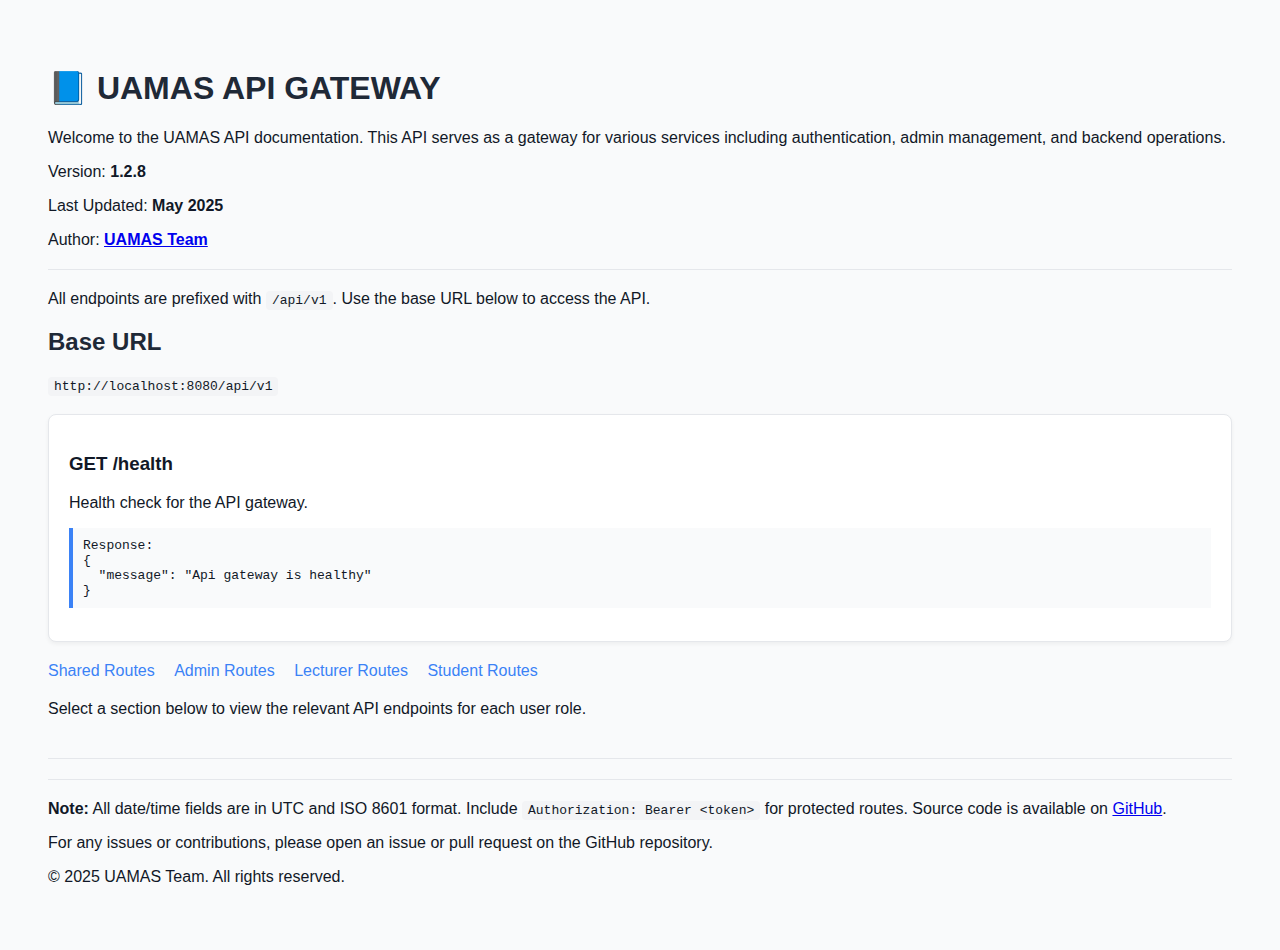
<file: index.html>
<!DOCTYPE html>
<html lang="en">

<head>
    <meta charset="UTF-8">
    <title>UAMAS API Docs</title>
    <meta name="viewport" content="width=device-width, initial-scale=1">
    <link rel="stylesheet" href="index.css">
</head>

<body>
    <h1>📘 UAMAS API GATEWAY</h1>
    <p>Welcome to the UAMAS API documentation. This API serves as a gateway for various services including
        authentication, admin management, and backend operations.</p>
    <p>Version: <strong>1.2.8</strong></p>
    <p>Last Updated: <strong>May 2025</strong></p>

    <p>Author: <a href="https://github.com/ByteBenders-compScientists"> <strong>UAMAS Team</strong></a></p>
    <hr>
    <p>All endpoints are prefixed with <code>/api/v1</code>. Use the base URL below to access the API.</p>

    <section class="base-url" id="base-url">
        <h2>Base URL</h2>
        <code>http://localhost:8080/api/v1</code>

        <div class="endpoint">
            <h3>GET /health</h3>
            <p>Health check for the API gateway.</p>
            <pre>Response:
{
  "message": "Api gateway is healthy"
}</pre>
        </div>

        <nav class="sub-nav">
            <ul>
                <li><a href="shared.html">Shared Routes</a></li>
                <li><a href="admin.html">Admin Routes</a></li>
                <li><a href="lecturer.html">Lecturer Routes</a></li>
                <li><a href="student.html">Student Routes</a></li>
            </ul>
        </nav>
        <section class="route-sections">
            <p>Select a section below to view the relevant API endpoints for each user role.</p>
        </section>
    </section>

    <hr>
    <hr>
    <p><strong>Note:</strong> All date/time fields are in UTC and ISO 8601 format. Include
        <code>Authorization: Bearer &lt;token&gt;</code> for protected routes. Source code is available on <a
            href="https://github.com/ByteBenders-compScientists/UAMAS-backend">GitHub</a>.
    </p>
    <p>For any issues or contributions, please open an issue or pull request on the GitHub repository.</p>
    <footer>
        <p>© 2025 UAMAS Team. All rights reserved.</p>
    </footer>
    <script>
        // Add smooth scrolling to anchor links
        document.querySelectorAll('a[href^="#"]').forEach(anchor => {
            anchor.addEventListener('click', function (e) {
                e.preventDefault();
                document.querySelector(this.getAttribute('href')).scrollIntoView({
                    behavior: 'smooth'
                });
            });
        });
    </script>
</body>

</html>
</file>
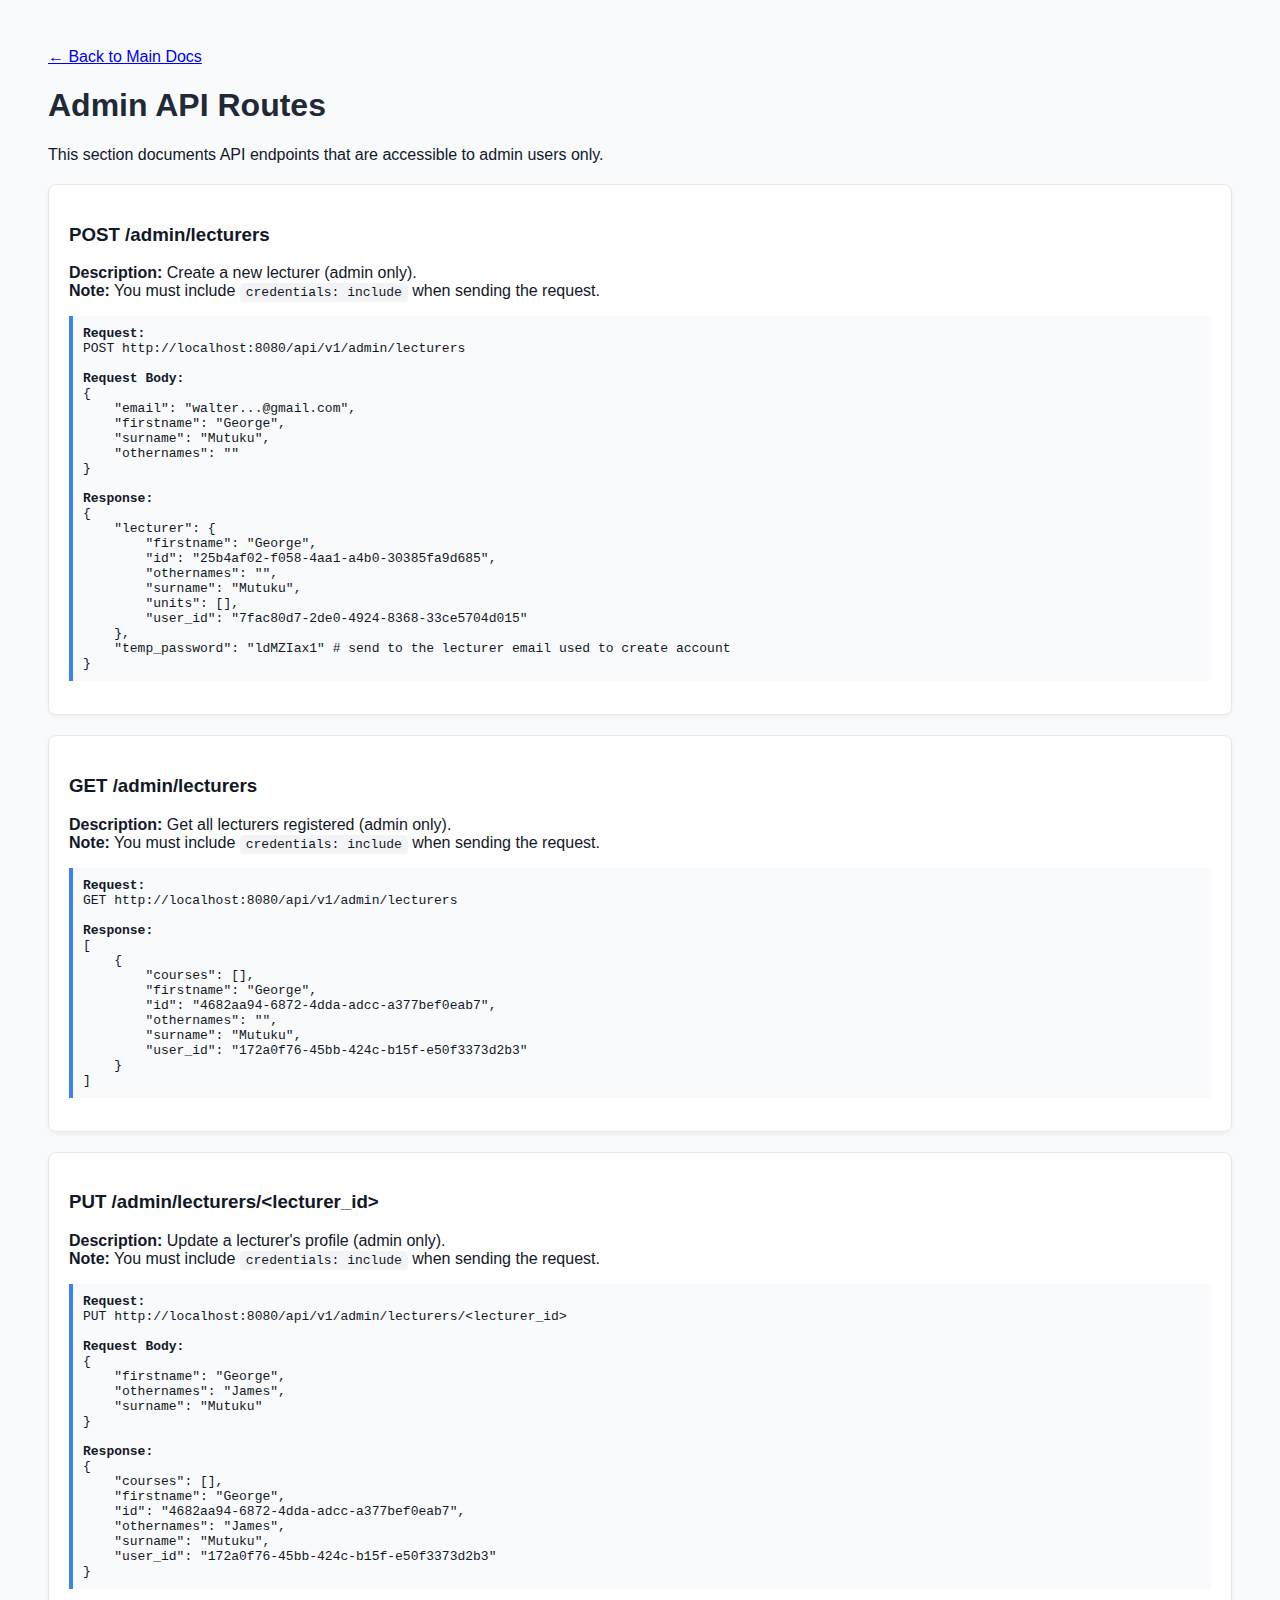
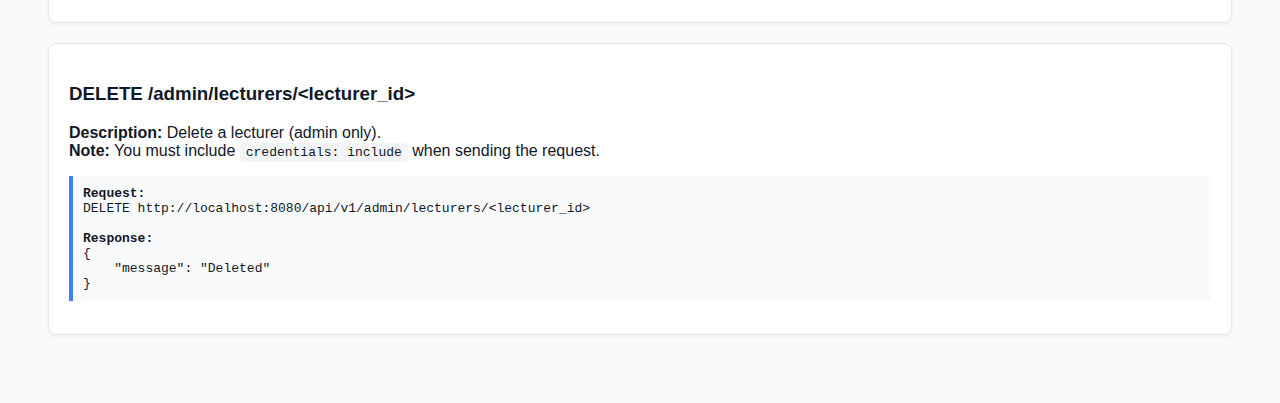
<file: admin.html>
<!DOCTYPE html>
<html lang="en">

<head>
    <meta charset="UTF-8">
    <title>Admin API Routes - UAMAS API Docs</title>
    <meta name="viewport" content="width=device-width, initial-scale=1">
    <link rel="stylesheet" href="index.css">
</head>

<body>
    <nav><a href="index.html">← Back to Main Docs</a></nav>
    <h1>Admin API Routes</h1>
    <section>
        <p>This section documents API endpoints that are accessible to admin users only.</p>
        <!-- Add admin routes documentation here -->
        <div class="endpoint">
            <h3>POST /admin/lecturers</h3>
            <p><strong>Description:</strong> Create a new lecturer (admin only).<br>
                <strong>Note:</strong> You must include <code>credentials: include</code> when sending the request.
            </p>
            <pre><strong>Request:</strong>
POST http://localhost:8080/api/v1/admin/lecturers

<strong>Request Body:</strong>
{
    "email": "walter...@gmail.com",
    "firstname": "George",
    "surname": "Mutuku",
    "othernames": ""
}

<strong>Response:</strong>
{
    "lecturer": {
        "firstname": "George",
        "id": "25b4af02-f058-4aa1-a4b0-30385fa9d685",
        "othernames": "",
        "surname": "Mutuku",
        "units": [],
        "user_id": "7fac80d7-2de0-4924-8368-33ce5704d015"
    },
    "temp_password": "ldMZIax1" # send to the lecturer email used to create account
}
</pre>
        </div>
        <div class="endpoint">
            <h3>GET /admin/lecturers</h3>
            <p><strong>Description:</strong> Get all lecturers registered (admin only).<br>
                <strong>Note:</strong> You must include <code>credentials: include</code> when sending the request.
            </p>
            <pre><strong>Request:</strong>
GET http://localhost:8080/api/v1/admin/lecturers

<strong>Response:</strong>
[
    {
        "courses": [],
        "firstname": "George",
        "id": "4682aa94-6872-4dda-adcc-a377bef0eab7",
        "othernames": "",
        "surname": "Mutuku",
        "user_id": "172a0f76-45bb-424c-b15f-e50f3373d2b3"
    }
]
</pre>
        </div>
        <div class="endpoint">
            <h3>PUT /admin/lecturers/&lt;lecturer_id&gt;</h3>
            <p><strong>Description:</strong> Update a lecturer's profile (admin only).<br>
                <strong>Note:</strong> You must include <code>credentials: include</code> when sending the request.
            </p>
            <pre><strong>Request:</strong>
PUT http://localhost:8080/api/v1/admin/lecturers/&lt;lecturer_id&gt;

<strong>Request Body:</strong>
{
    "firstname": "George",
    "othernames": "James",
    "surname": "Mutuku"
}

<strong>Response:</strong>
{
    "courses": [],
    "firstname": "George",
    "id": "4682aa94-6872-4dda-adcc-a377bef0eab7",
    "othernames": "James",
    "surname": "Mutuku",
    "user_id": "172a0f76-45bb-424c-b15f-e50f3373d2b3"
}
</pre>
        </div>
        <div class="endpoint">
            <h3>DELETE /admin/lecturers/&lt;lecturer_id&gt;</h3>
            <p><strong>Description:</strong> Delete a lecturer (admin only).<br>
                <strong>Note:</strong> You must include <code>credentials: include</code> when sending the request.
            </p>
            <pre><strong>Request:</strong>
DELETE http://localhost:8080/api/v1/admin/lecturers/&lt;lecturer_id&gt;

<strong>Response:</strong>
{
    "message": "Deleted"
}
</pre>
        </div>
    </section>
</body>

</html>
</file>
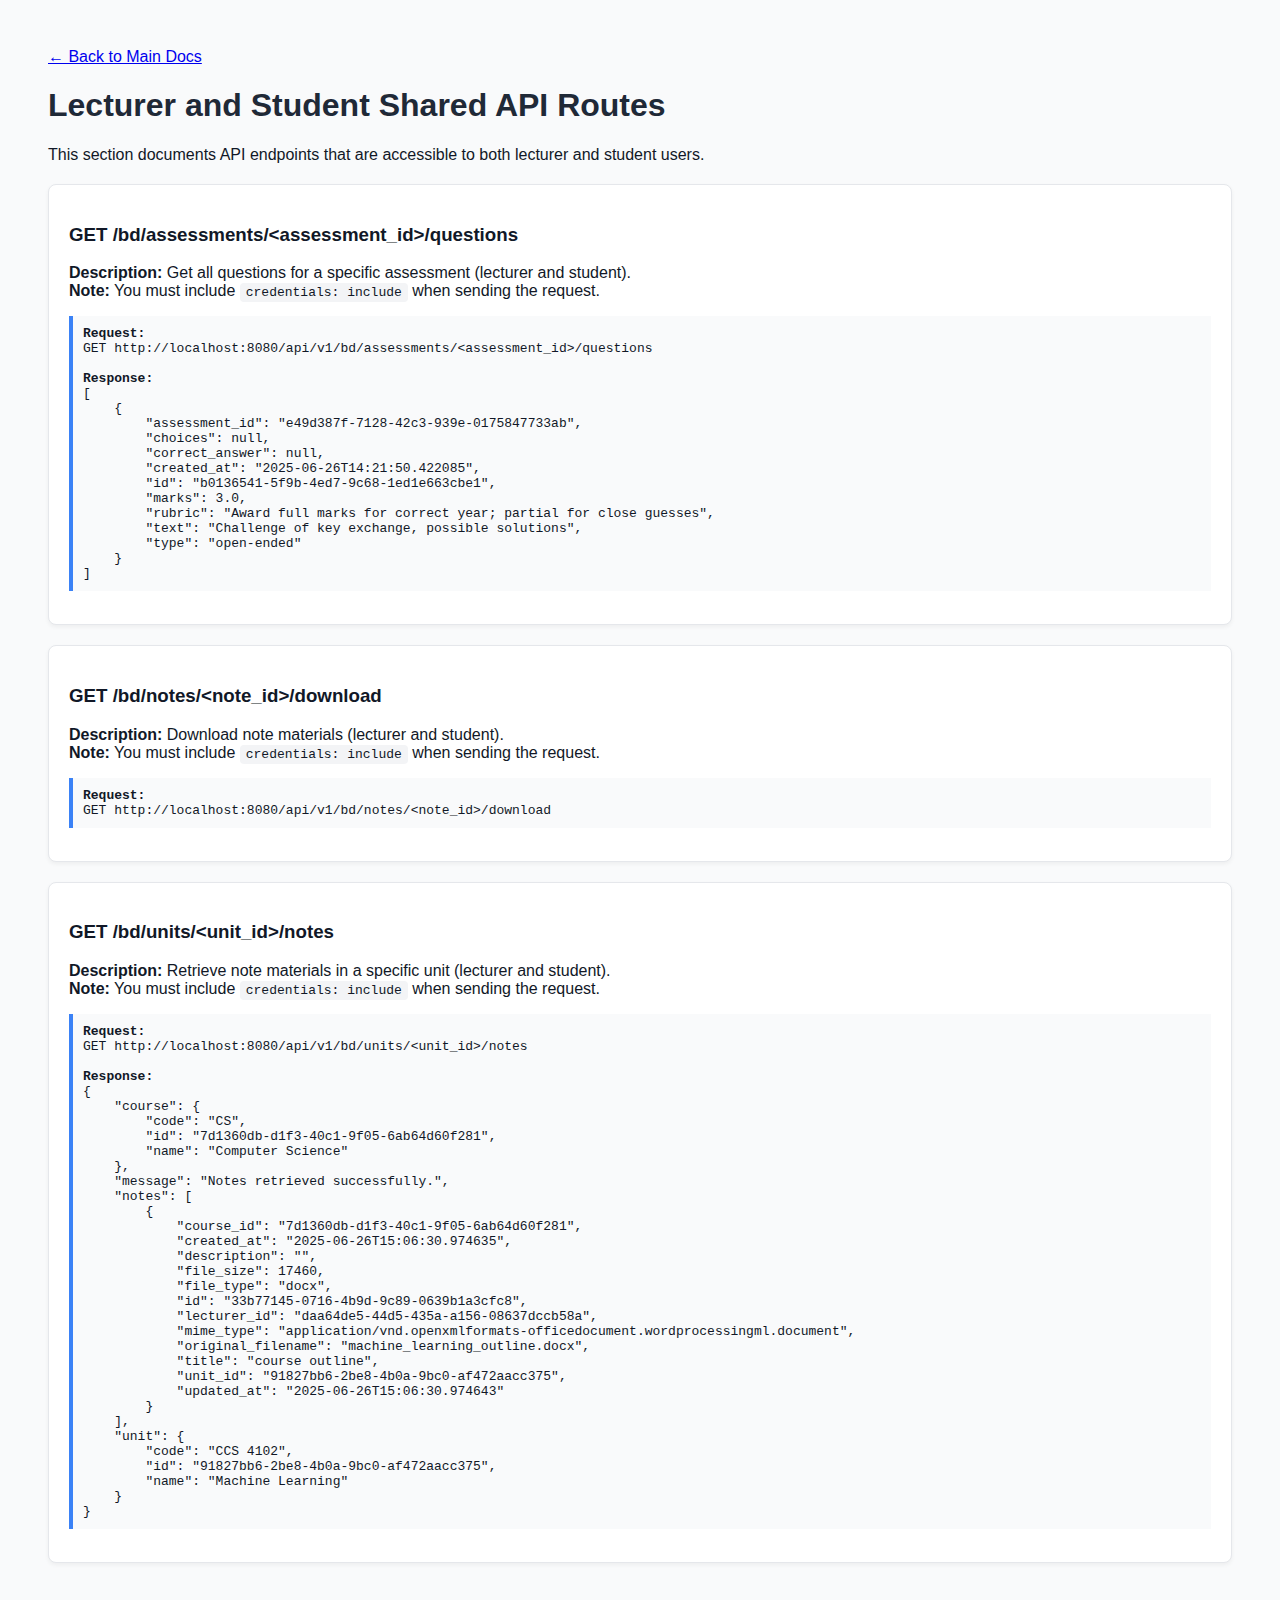
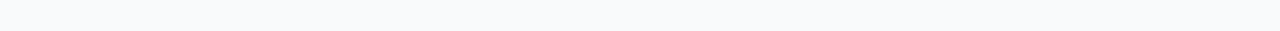
<file: lec-student-shared.html>
<!DOCTYPE html>
<html lang="en">

<head>
    <meta charset="UTF-8">
    <title>Lecturer and Student Shared API Routes - UAMAS API Docs</title>
    <meta name="viewport" content="width=device-width, initial-scale=1">
    <link rel="stylesheet" href="index.css">
</head>

<body>
    <nav><a href="index.html">← Back to Main Docs</a></nav>
    <h1>Lecturer and Student Shared API Routes</h1>
    <section>
        <p>This section documents API endpoints that are accessible to both lecturer and student users.</p>
        <div class="endpoint">
            <h3>GET /bd/assessments/&lt;assessment_id&gt;/questions</h3>
            <p><strong>Description:</strong> Get all questions for a specific assessment (lecturer and student).<br>
                <strong>Note:</strong> You must include <code>credentials: include</code> when sending the request.
            </p>
            <pre><strong>Request:</strong>
GET http://localhost:8080/api/v1/bd/assessments/&lt;assessment_id&gt;/questions

<strong>Response:</strong>
[
    {
        "assessment_id": "e49d387f-7128-42c3-939e-0175847733ab",
        "choices": null,
        "correct_answer": null,
        "created_at": "2025-06-26T14:21:50.422085",
        "id": "b0136541-5f9b-4ed7-9c68-1ed1e663cbe1",
        "marks": 3.0,
        "rubric": "Award full marks for correct year; partial for close guesses",
        "text": "Challenge of key exchange, possible solutions",
        "type": "open-ended"
    }
]
</pre>
        </div>
        <div class="endpoint">
            <h3>GET /bd/notes/&lt;note_id&gt;/download</h3>
            <p><strong>Description:</strong> Download note materials (lecturer and student).<br>
                <strong>Note:</strong> You must include <code>credentials: include</code> when sending the request.
            </p>
            <pre><strong>Request:</strong>
GET http://localhost:8080/api/v1/bd/notes/&lt;note_id&gt;/download
</pre>
        </div>
        <div class="endpoint">
            <h3>GET /bd/units/&lt;unit_id&gt;/notes</h3>
            <p><strong>Description:</strong> Retrieve note materials in a specific unit (lecturer and student).<br>
                <strong>Note:</strong> You must include <code>credentials: include</code> when sending the request.
            </p>
            <pre><strong>Request:</strong>
GET http://localhost:8080/api/v1/bd/units/&lt;unit_id&gt;/notes

<strong>Response:</strong>
{
    "course": {
        "code": "CS",
        "id": "7d1360db-d1f3-40c1-9f05-6ab64d60f281",
        "name": "Computer Science"
    },
    "message": "Notes retrieved successfully.",
    "notes": [
        {
            "course_id": "7d1360db-d1f3-40c1-9f05-6ab64d60f281",
            "created_at": "2025-06-26T15:06:30.974635",
            "description": "",
            "file_size": 17460,
            "file_type": "docx",
            "id": "33b77145-0716-4b9d-9c89-0639b1a3cfc8",
            "lecturer_id": "daa64de5-44d5-435a-a156-08637dccb58a",
            "mime_type": "application/vnd.openxmlformats-officedocument.wordprocessingml.document",
            "original_filename": "machine_learning_outline.docx",
            "title": "course outline",
            "unit_id": "91827bb6-2be8-4b0a-9bc0-af472aacc375",
            "updated_at": "2025-06-26T15:06:30.974643"
        }
    ],
    "unit": {
        "code": "CCS 4102",
        "id": "91827bb6-2be8-4b0a-9bc0-af472aacc375",
        "name": "Machine Learning"
    }
}
</pre>
        </div>
        <!-- Add student routes documentation here -->
    </section>
</body>

</html>
</file>
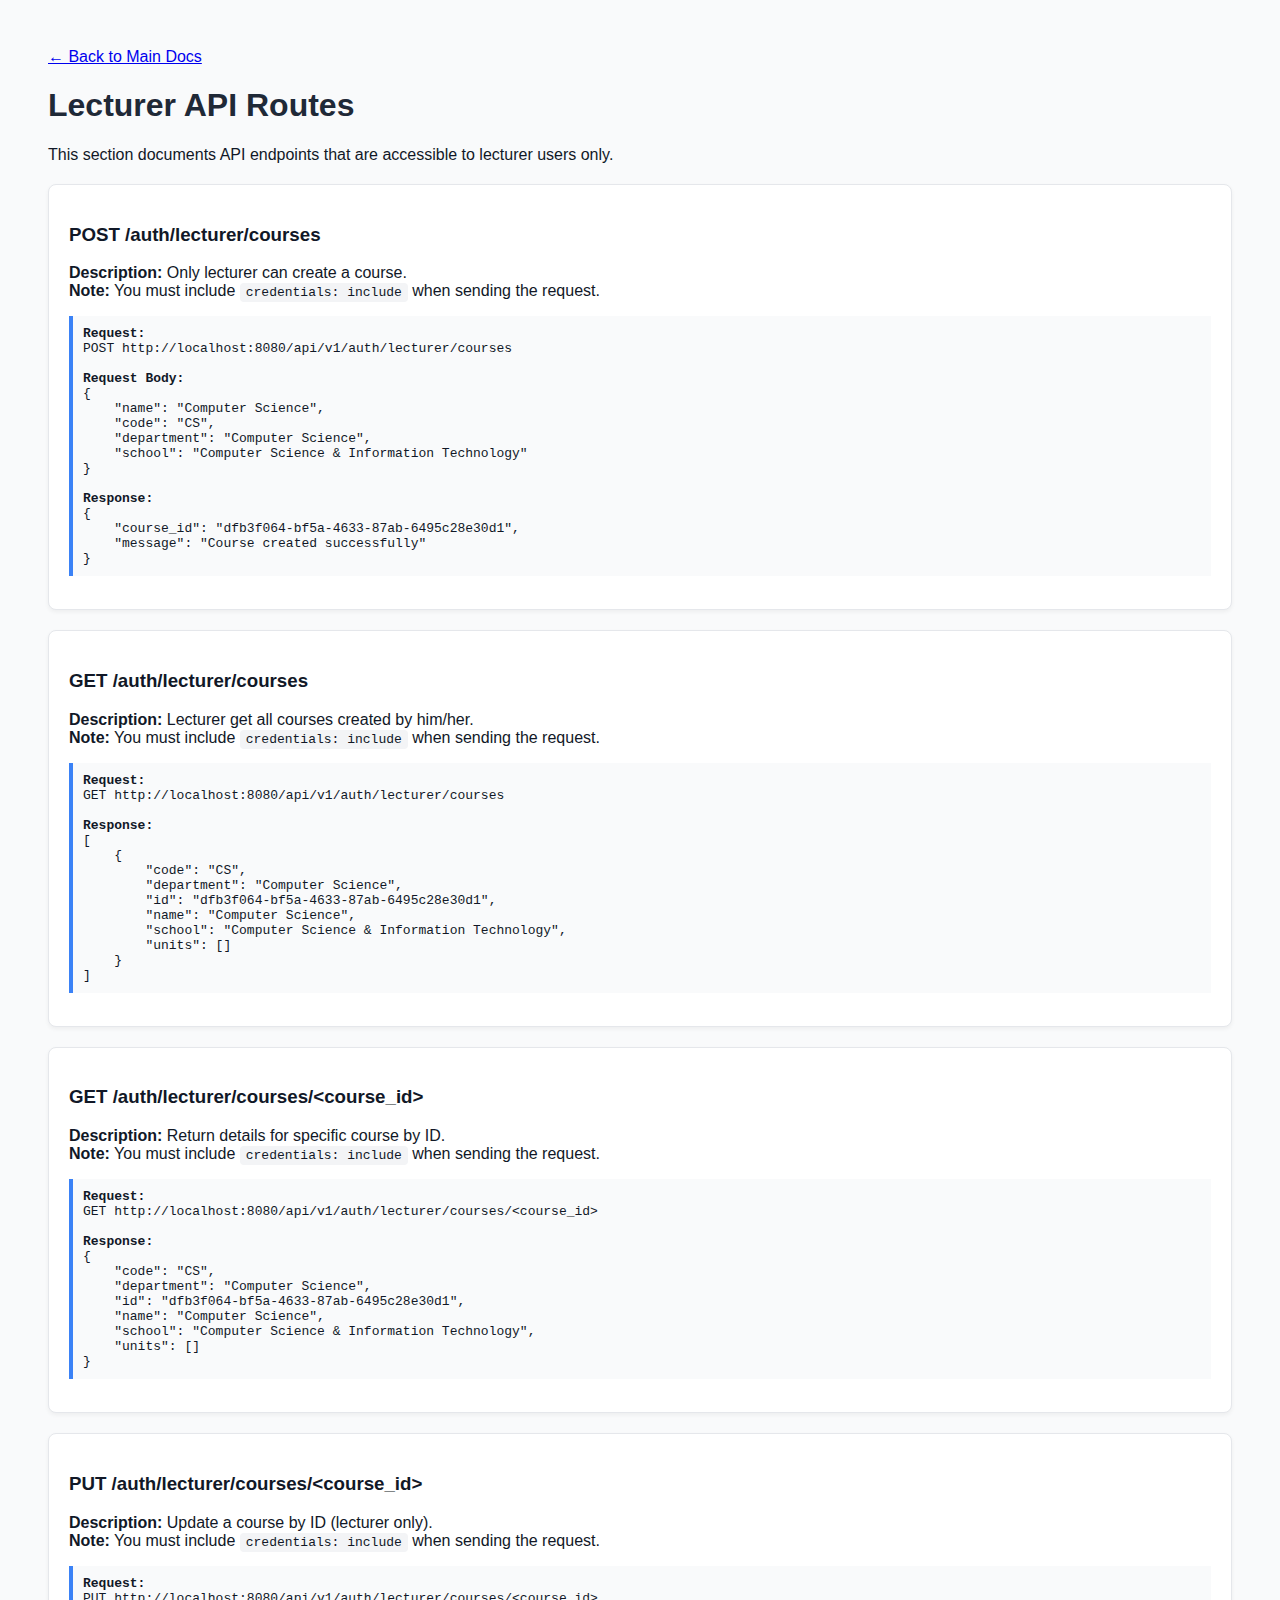
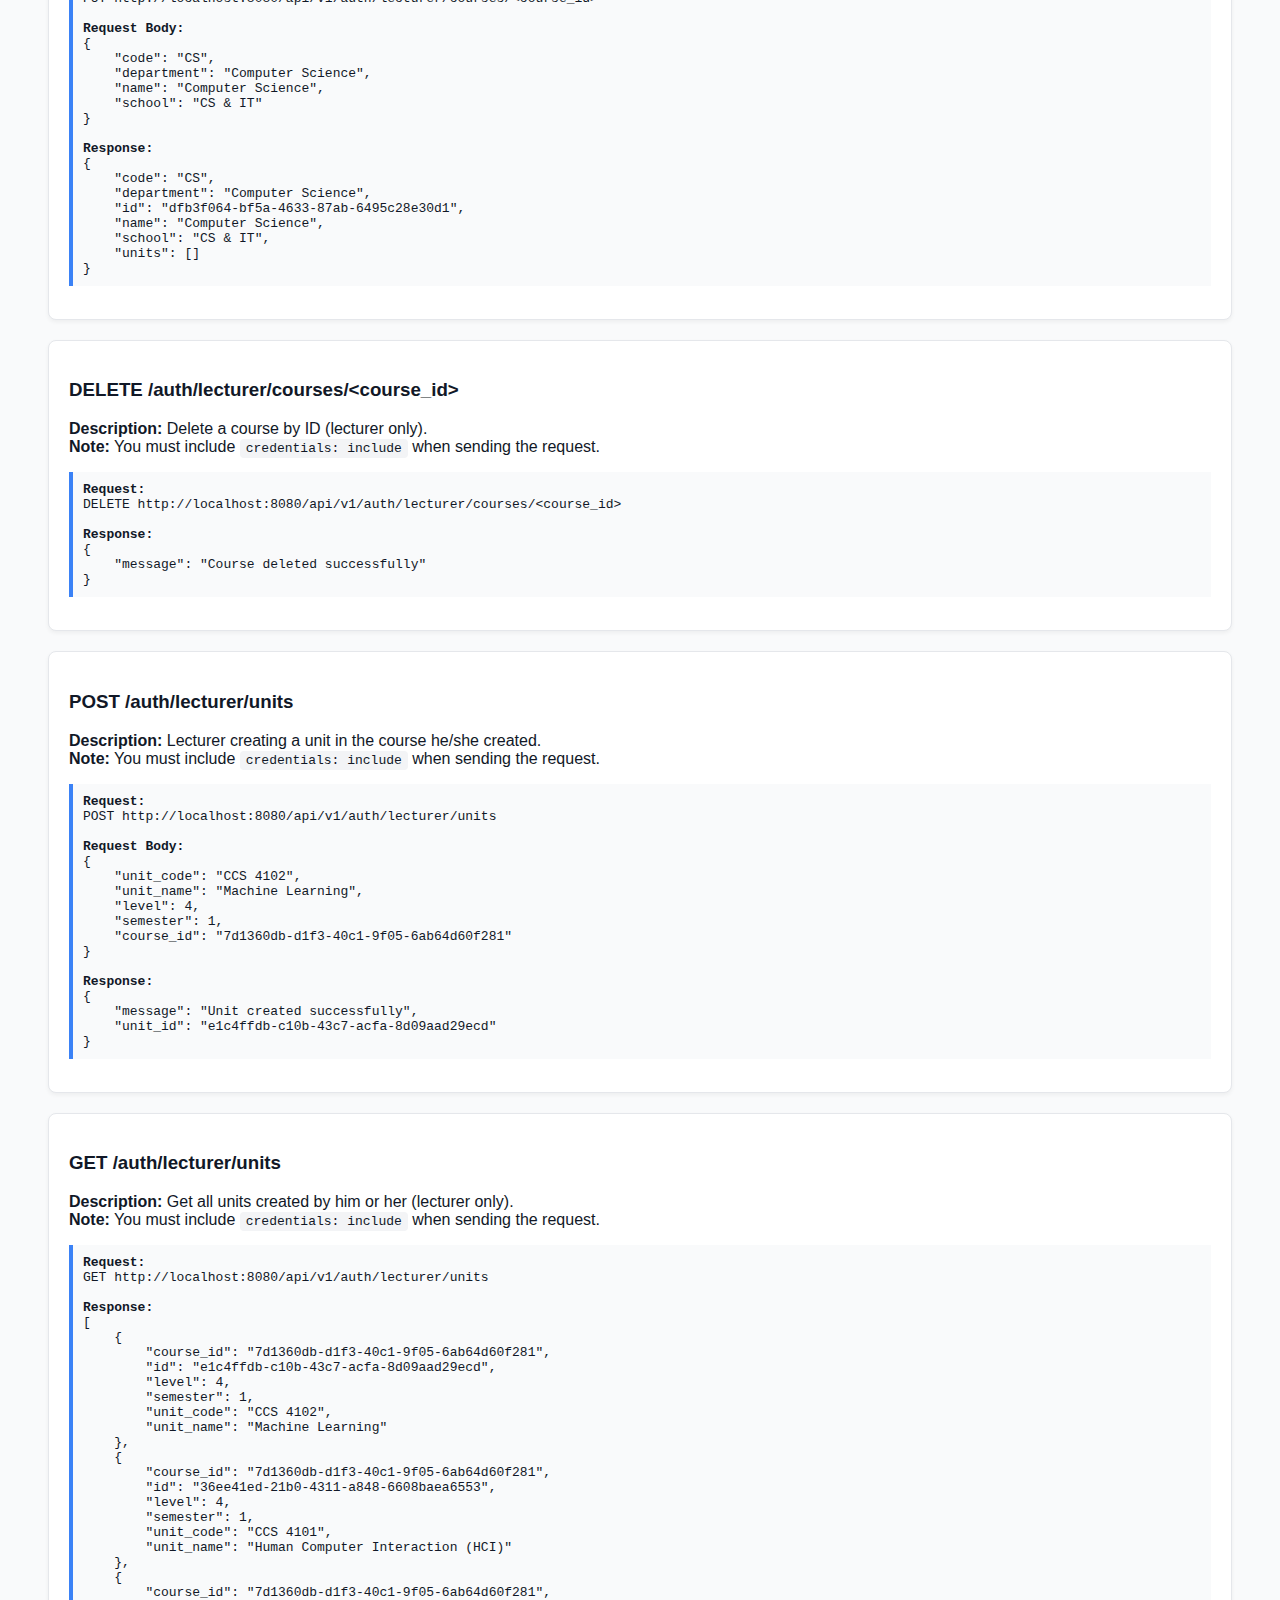
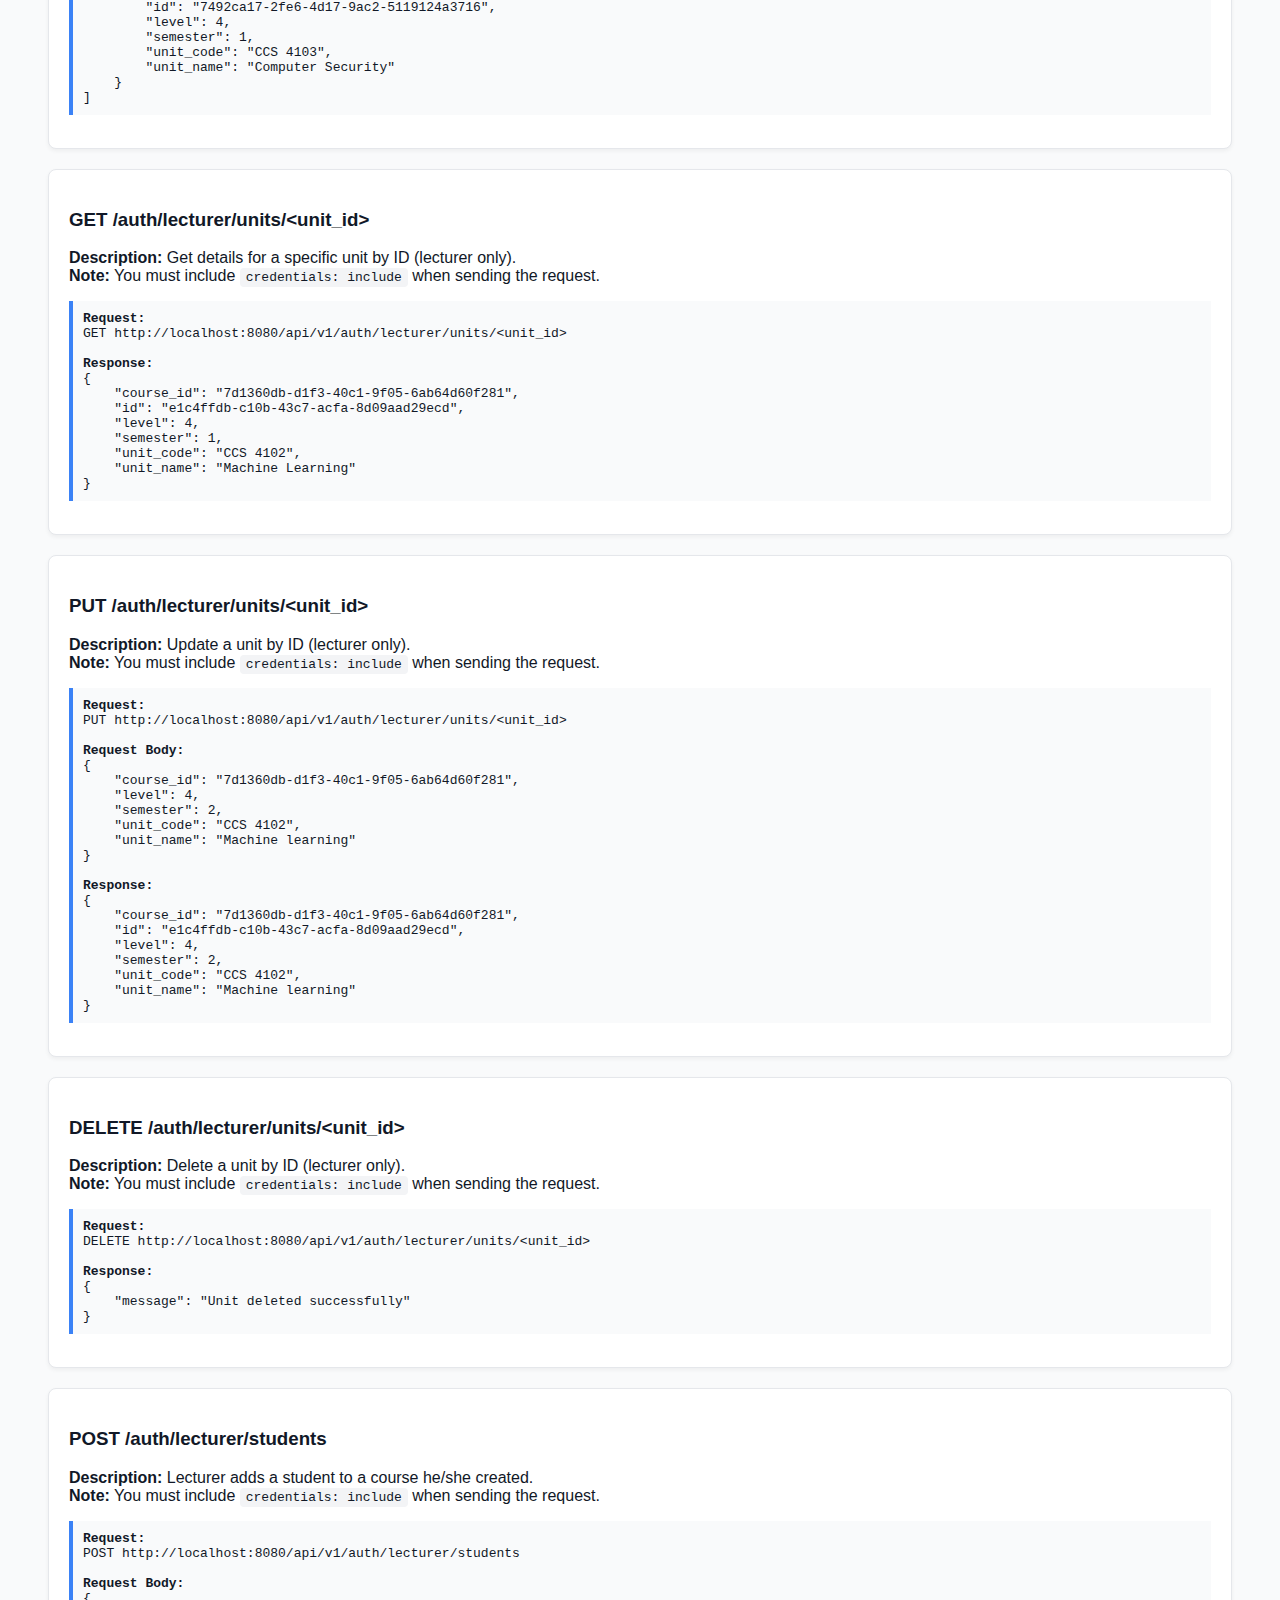
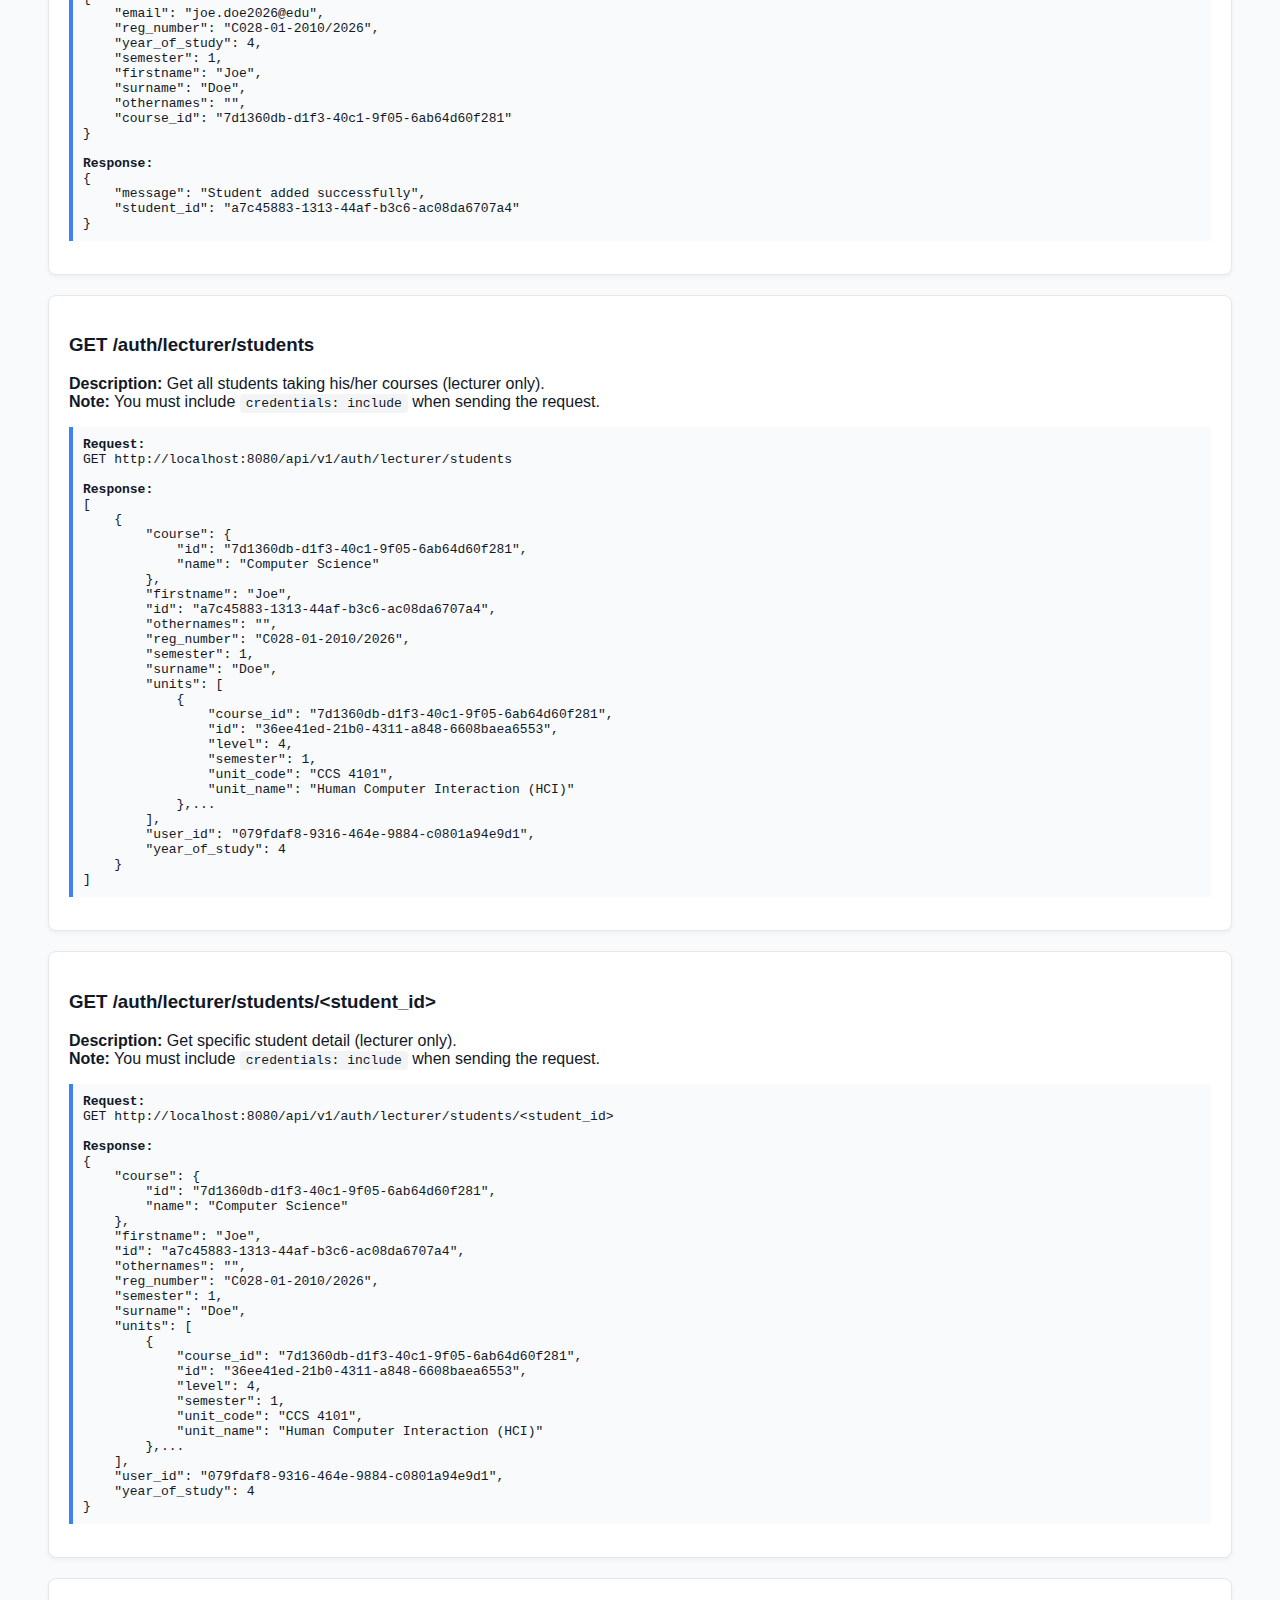
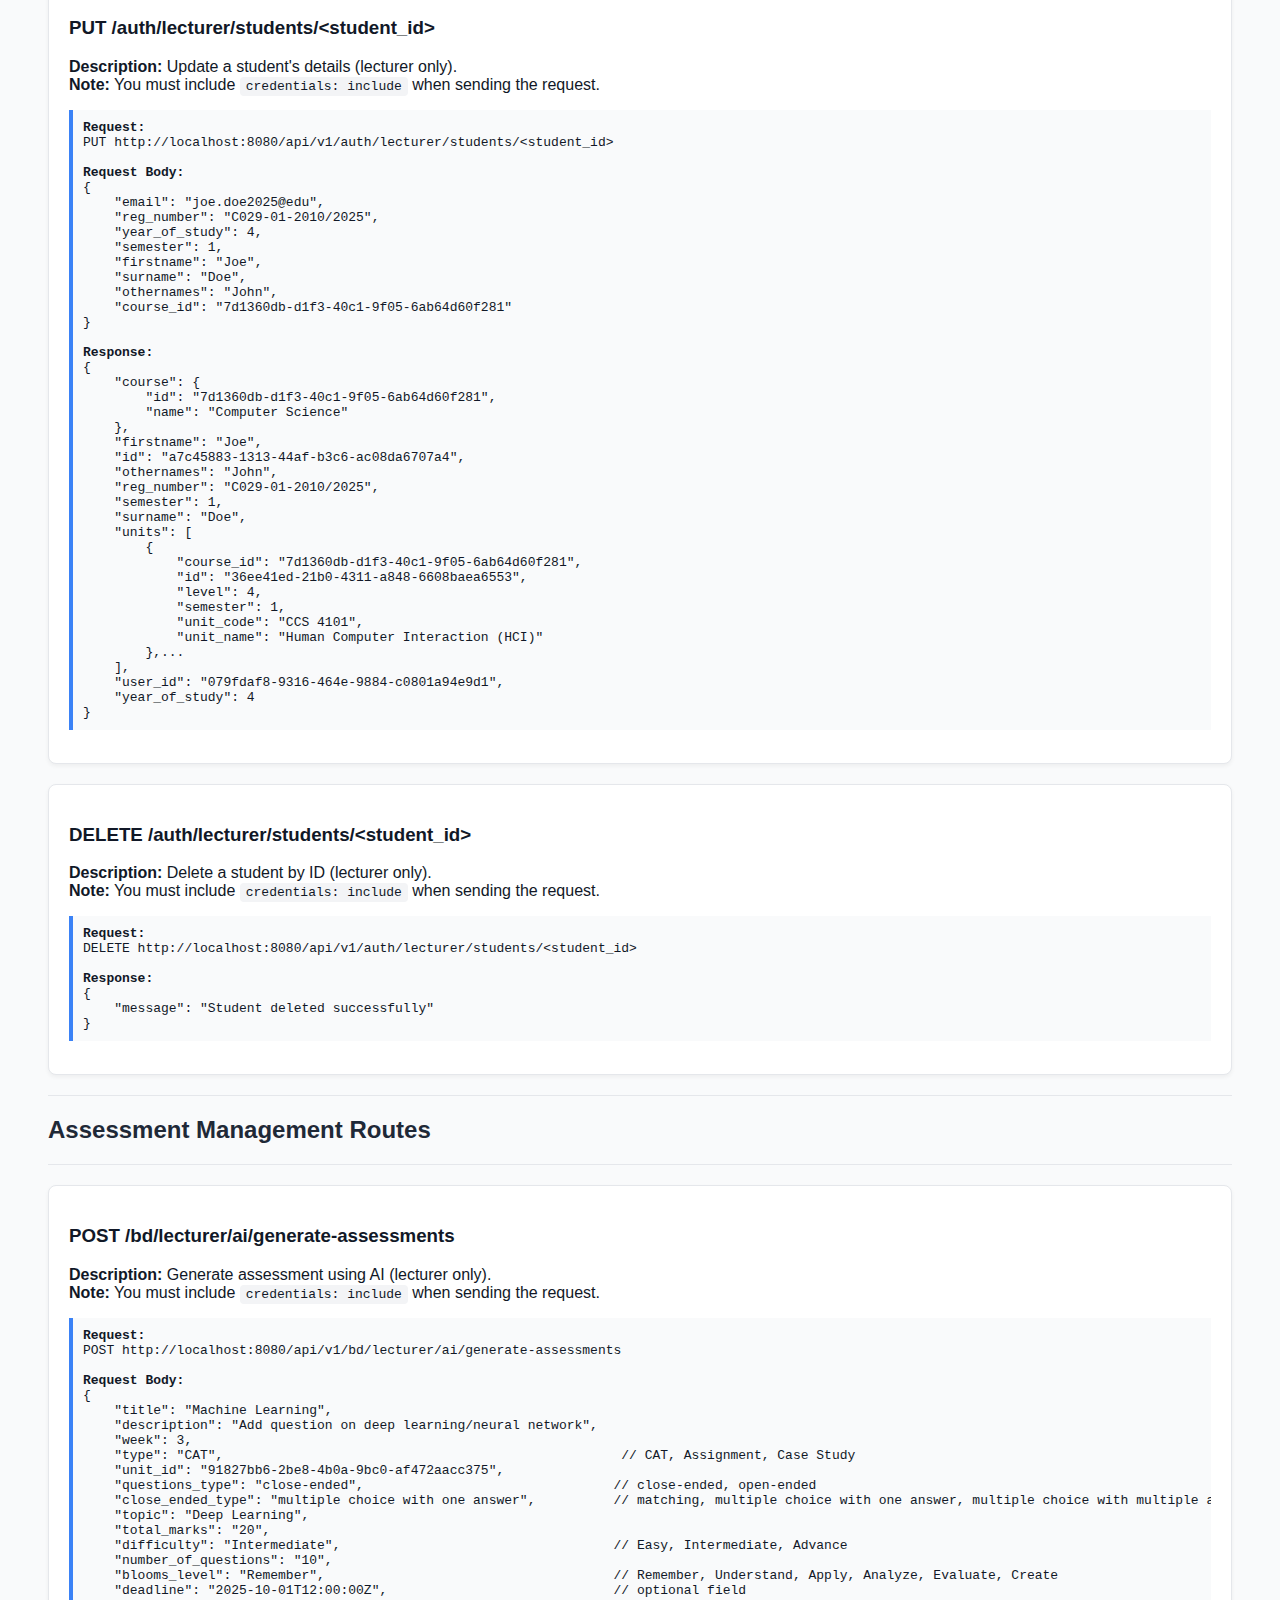
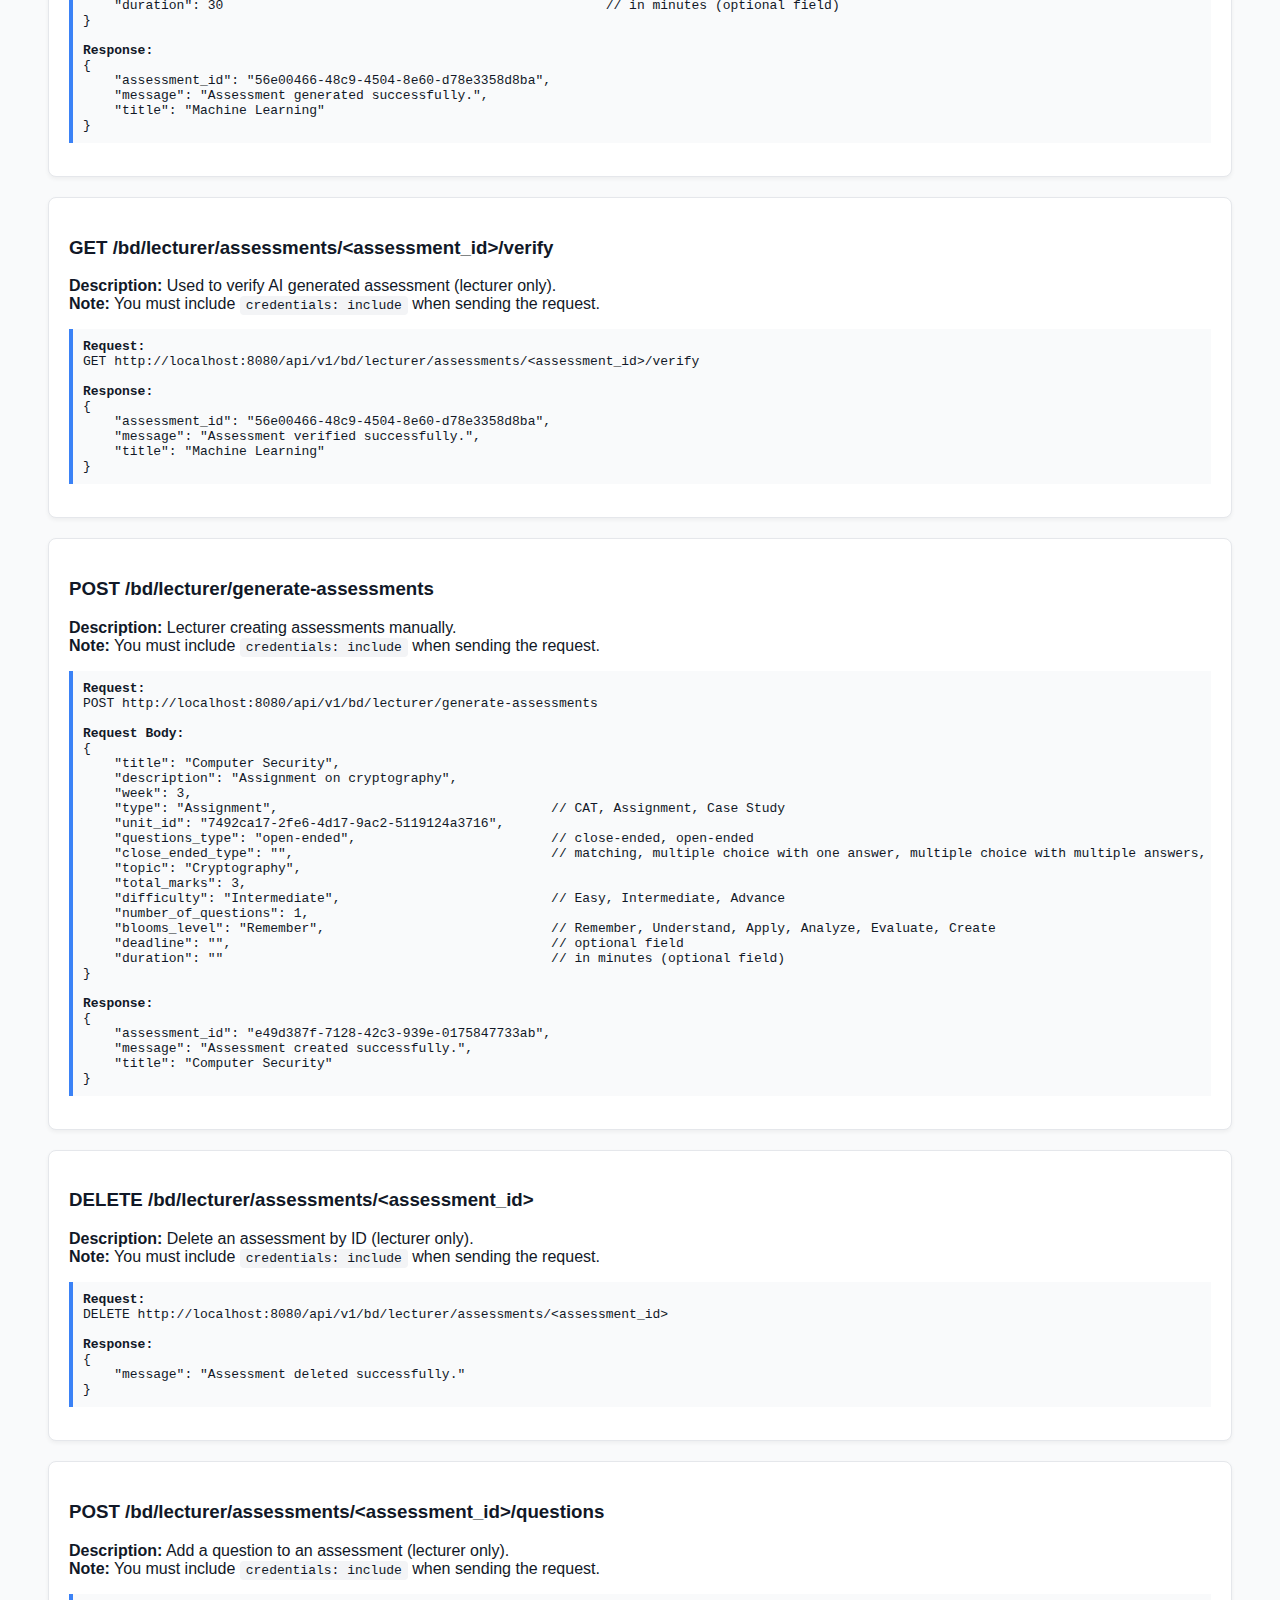
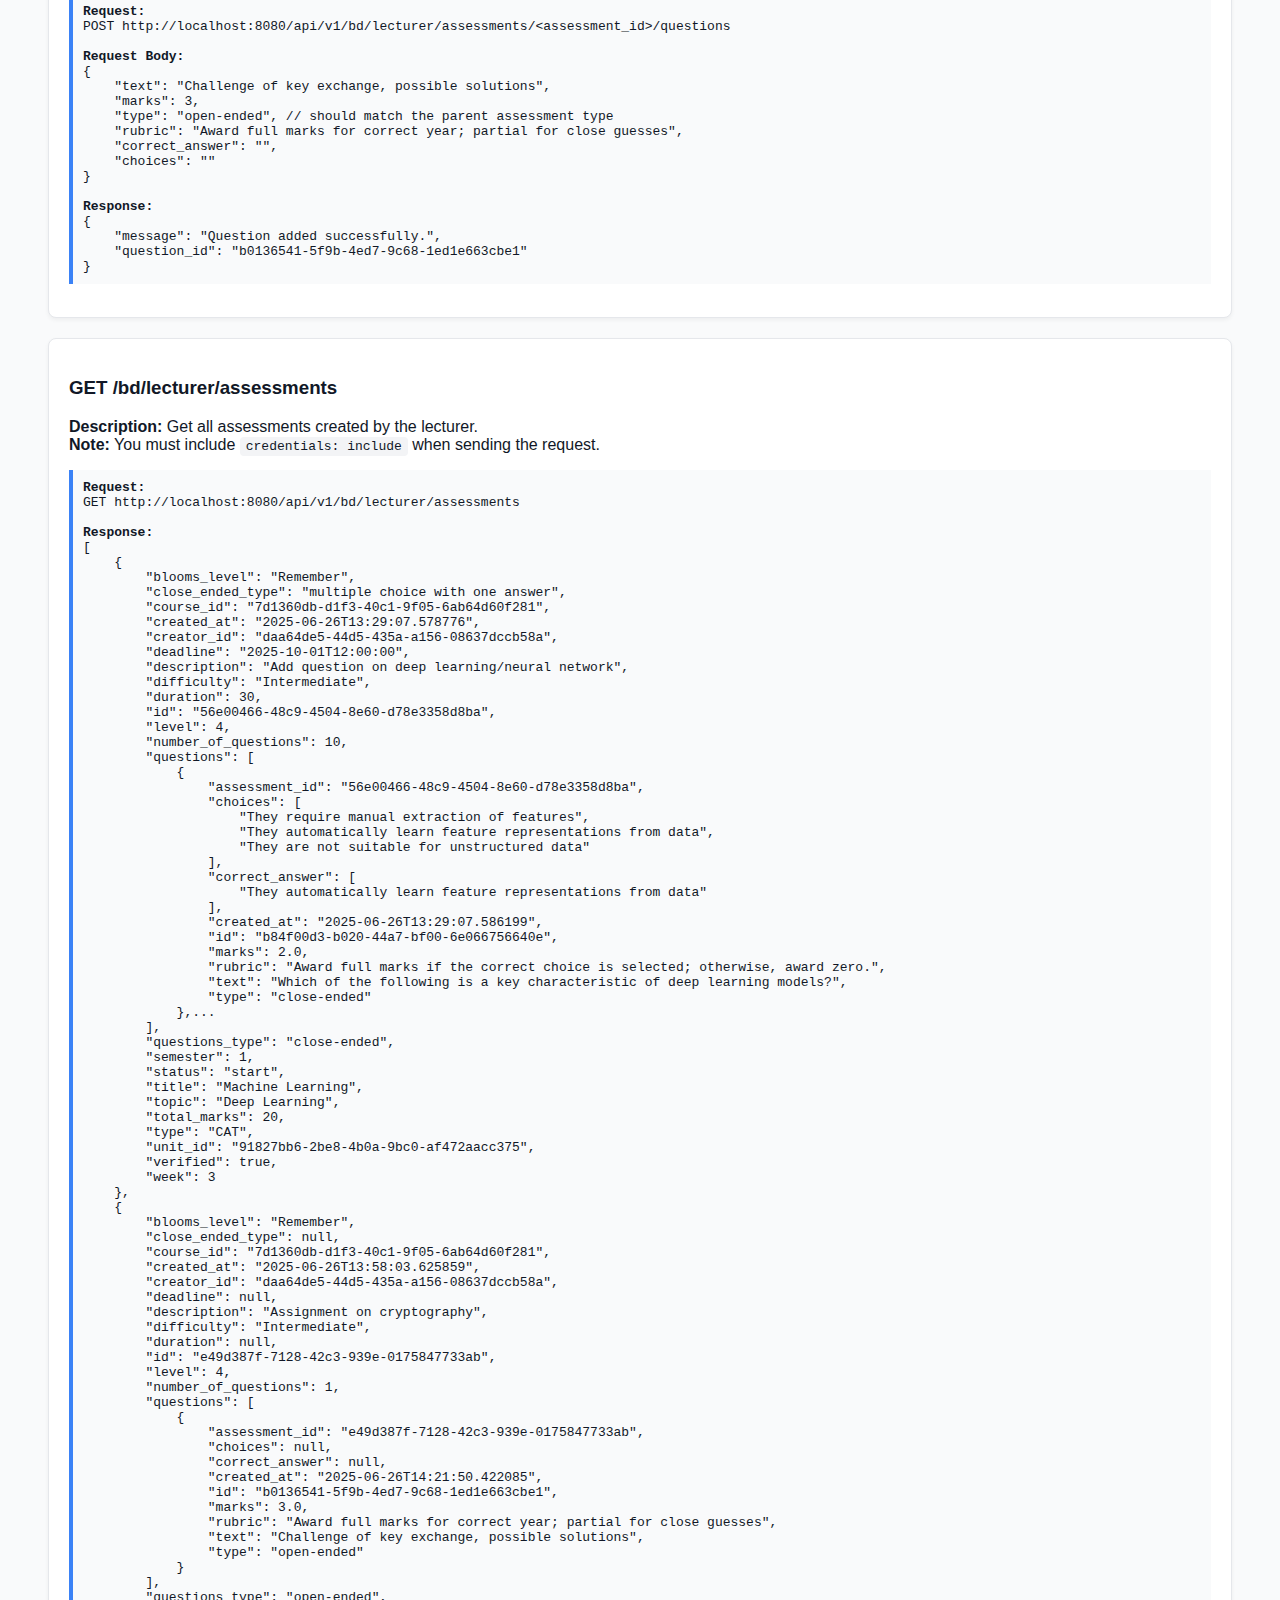
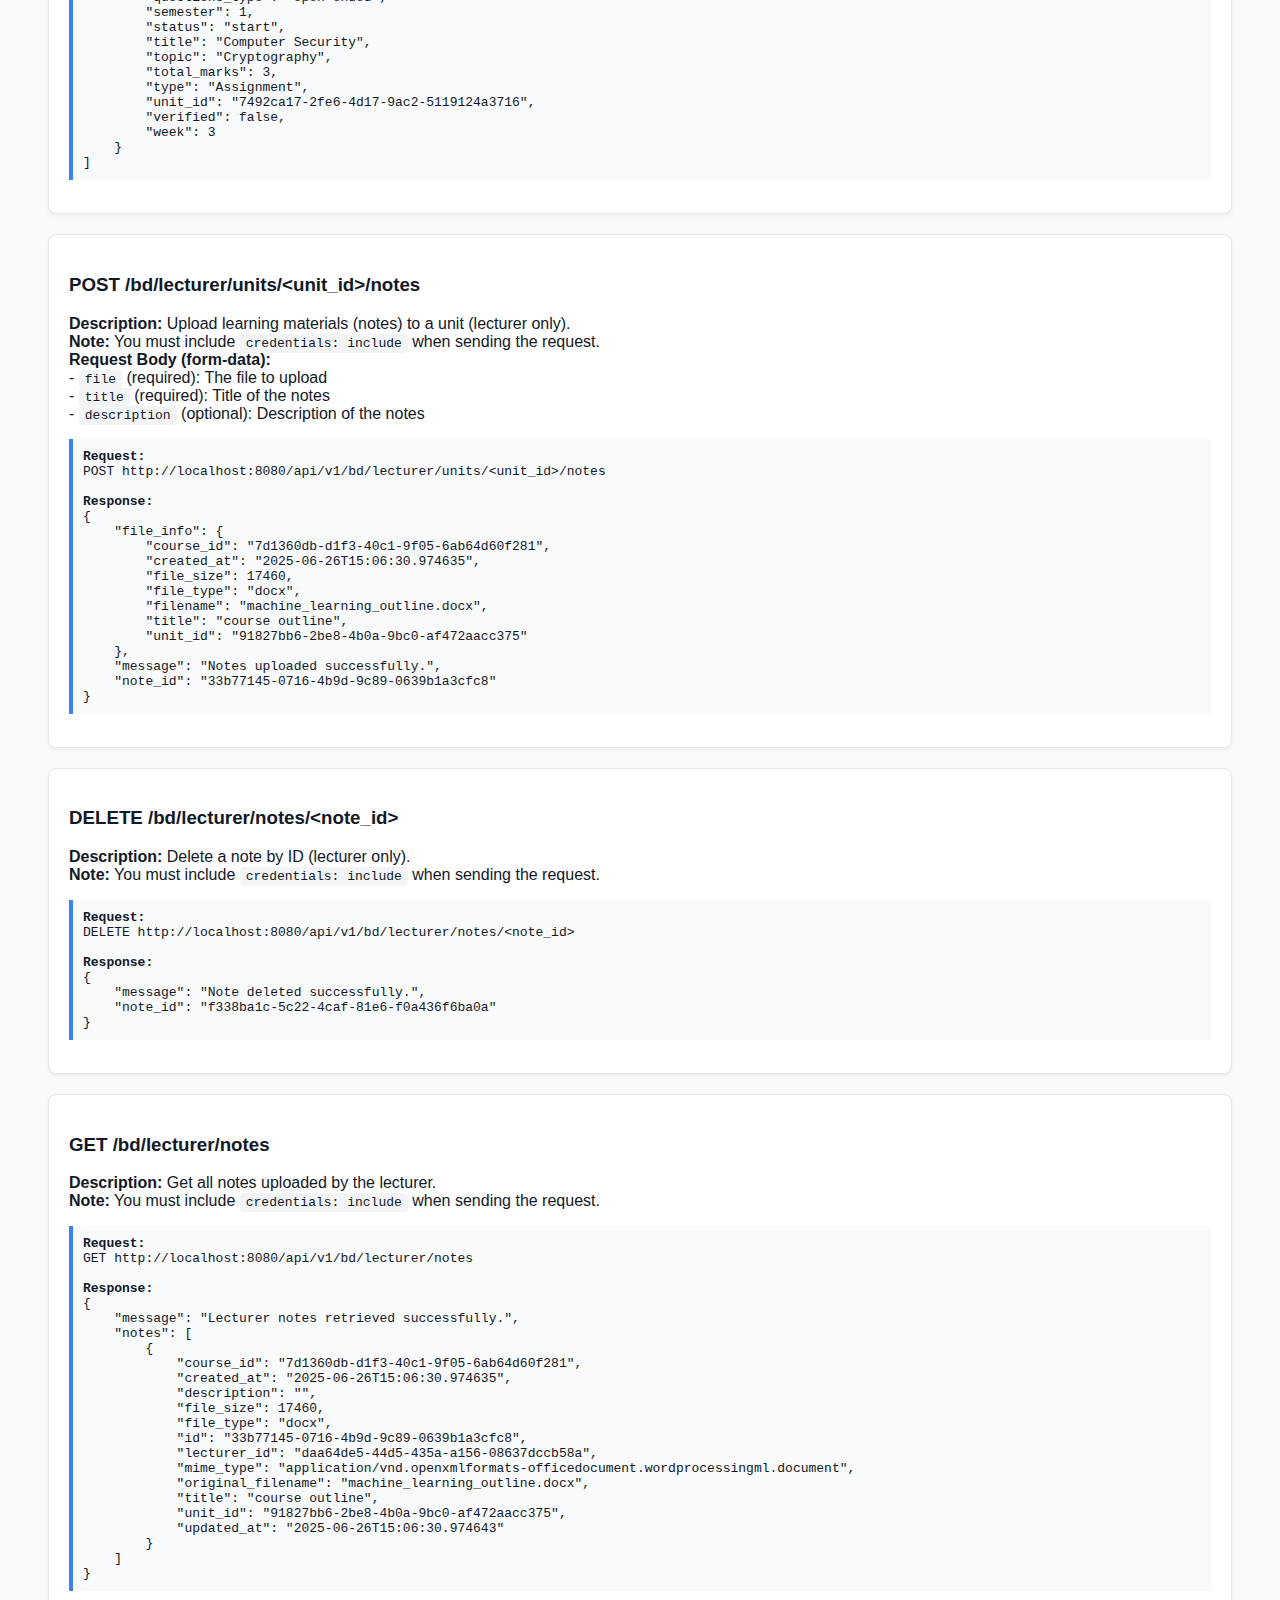
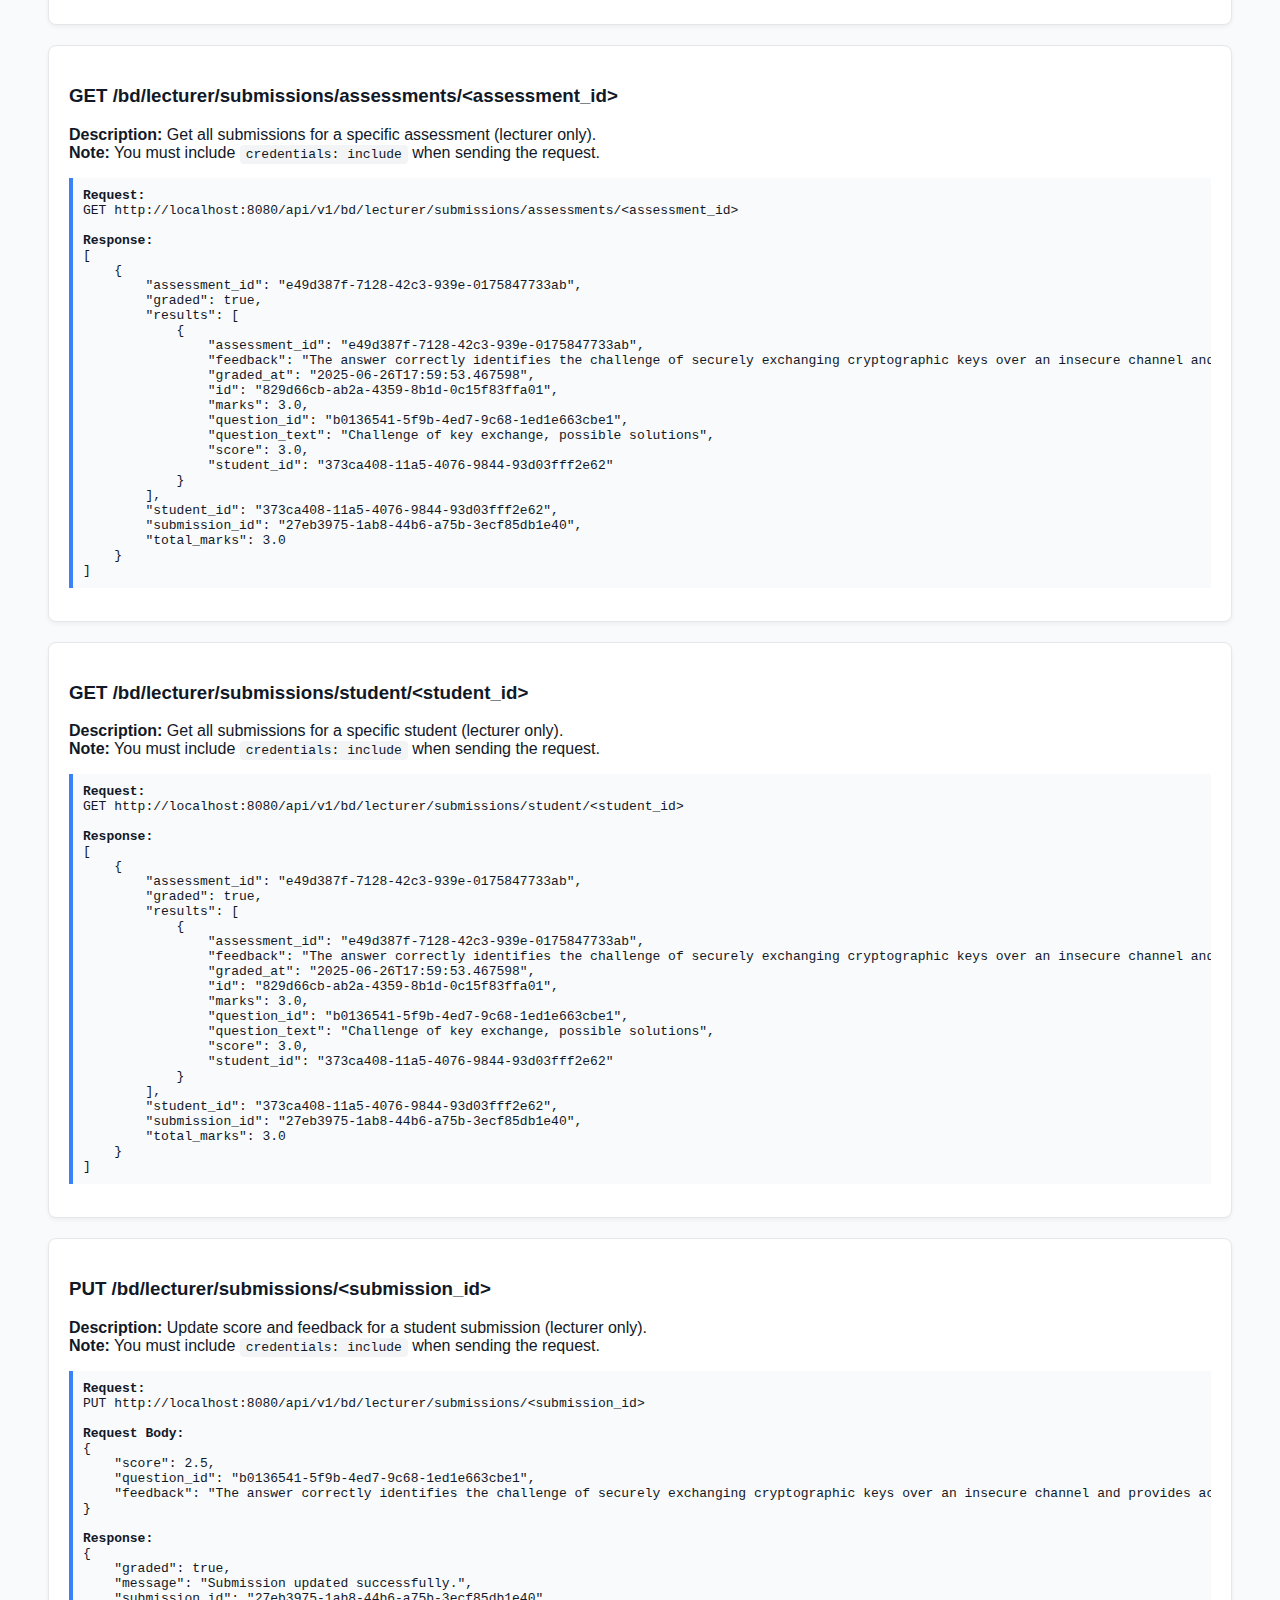
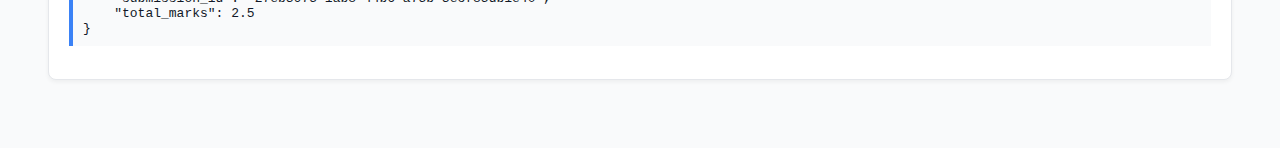
<file: lecturer.html>
<!DOCTYPE html>
<html lang="en">

<head>
    <meta charset="UTF-8">
    <title>Lecturer API Routes - UAMAS API Docs</title>
    <meta name="viewport" content="width=device-width, initial-scale=1">
    <link rel="stylesheet" href="index.css">
</head>

<body>
    <nav><a href="index.html">← Back to Main Docs</a></nav>
    <h1>Lecturer API Routes</h1>
    <section>
        <p>This section documents API endpoints that are accessible to lecturer users only.</p>
        <!-- Add lecturer routes documentation here -->
        <div class="endpoint">
            <h3>POST /auth/lecturer/courses</h3>
            <p><strong>Description:</strong> Only lecturer can create a course.<br>
                <strong>Note:</strong> You must include <code>credentials: include</code> when sending the request.
            </p>
            <pre><strong>Request:</strong>
POST http://localhost:8080/api/v1/auth/lecturer/courses

<strong>Request Body:</strong>
{
    "name": "Computer Science",
    "code": "CS",
    "department": "Computer Science",
    "school": "Computer Science & Information Technology"
}

<strong>Response:</strong>
{
    "course_id": "dfb3f064-bf5a-4633-87ab-6495c28e30d1",
    "message": "Course created successfully"
}
</pre>
        </div>
        <div class="endpoint">
            <h3>GET /auth/lecturer/courses</h3>
            <p><strong>Description:</strong> Lecturer get all courses created by him/her.<br>
                <strong>Note:</strong> You must include <code>credentials: include</code> when sending the request.
            </p>
            <pre><strong>Request:</strong>
GET http://localhost:8080/api/v1/auth/lecturer/courses

<strong>Response:</strong>
[
    {
        "code": "CS",
        "department": "Computer Science",
        "id": "dfb3f064-bf5a-4633-87ab-6495c28e30d1",
        "name": "Computer Science",
        "school": "Computer Science & Information Technology",
        "units": []
    }
]
</pre>
        </div>
        <div class="endpoint">
            <h3>GET /auth/lecturer/courses/&lt;course_id&gt;</h3>
            <p><strong>Description:</strong> Return details for specific course by ID.<br>
                <strong>Note:</strong> You must include <code>credentials: include</code> when sending the request.
            </p>
            <pre><strong>Request:</strong>
GET http://localhost:8080/api/v1/auth/lecturer/courses/&lt;course_id&gt;

<strong>Response:</strong>
{
    "code": "CS",
    "department": "Computer Science",
    "id": "dfb3f064-bf5a-4633-87ab-6495c28e30d1",
    "name": "Computer Science",
    "school": "Computer Science & Information Technology",
    "units": []
}
</pre>
        </div>
        <div class="endpoint">
            <h3>PUT /auth/lecturer/courses/&lt;course_id&gt;</h3>
            <p><strong>Description:</strong> Update a course by ID (lecturer only).<br>
                <strong>Note:</strong> You must include <code>credentials: include</code> when sending the request.
            </p>
            <pre><strong>Request:</strong>
PUT http://localhost:8080/api/v1/auth/lecturer/courses/&lt;course_id&gt;

<strong>Request Body:</strong>
{
    "code": "CS",
    "department": "Computer Science",
    "name": "Computer Science",
    "school": "CS & IT"
}

<strong>Response:</strong>
{
    "code": "CS",
    "department": "Computer Science",
    "id": "dfb3f064-bf5a-4633-87ab-6495c28e30d1",
    "name": "Computer Science",
    "school": "CS & IT",
    "units": []
}
</pre>
        </div>
        <div class="endpoint">
            <h3>DELETE /auth/lecturer/courses/&lt;course_id&gt;</h3>
            <p><strong>Description:</strong> Delete a course by ID (lecturer only).<br>
                <strong>Note:</strong> You must include <code>credentials: include</code> when sending the request.
            </p>
            <pre><strong>Request:</strong>
DELETE http://localhost:8080/api/v1/auth/lecturer/courses/&lt;course_id&gt;

<strong>Response:</strong>
{
    "message": "Course deleted successfully"
}
</pre>
        </div>
        <div class="endpoint">
            <h3>POST /auth/lecturer/units</h3>
            <p><strong>Description:</strong> Lecturer creating a unit in the course he/she created.<br>
                <strong>Note:</strong> You must include <code>credentials: include</code> when sending the request.
            </p>
            <pre><strong>Request:</strong>
POST http://localhost:8080/api/v1/auth/lecturer/units

<strong>Request Body:</strong>
{
    "unit_code": "CCS 4102",
    "unit_name": "Machine Learning",
    "level": 4,
    "semester": 1,
    "course_id": "7d1360db-d1f3-40c1-9f05-6ab64d60f281"
}

<strong>Response:</strong>
{
    "message": "Unit created successfully",
    "unit_id": "e1c4ffdb-c10b-43c7-acfa-8d09aad29ecd"
}
</pre>
        </div>
        <div class="endpoint">
            <h3>GET /auth/lecturer/units</h3>
            <p><strong>Description:</strong> Get all units created by him or her (lecturer only).<br>
                <strong>Note:</strong> You must include <code>credentials: include</code> when sending the request.
            </p>
            <pre><strong>Request:</strong>
GET http://localhost:8080/api/v1/auth/lecturer/units

<strong>Response:</strong>
[
    {
        "course_id": "7d1360db-d1f3-40c1-9f05-6ab64d60f281",
        "id": "e1c4ffdb-c10b-43c7-acfa-8d09aad29ecd",
        "level": 4,
        "semester": 1,
        "unit_code": "CCS 4102",
        "unit_name": "Machine Learning"
    },
    {
        "course_id": "7d1360db-d1f3-40c1-9f05-6ab64d60f281",
        "id": "36ee41ed-21b0-4311-a848-6608baea6553",
        "level": 4,
        "semester": 1,
        "unit_code": "CCS 4101",
        "unit_name": "Human Computer Interaction (HCI)"
    },
    {
        "course_id": "7d1360db-d1f3-40c1-9f05-6ab64d60f281",
        "id": "7492ca17-2fe6-4d17-9ac2-5119124a3716",
        "level": 4,
        "semester": 1,
        "unit_code": "CCS 4103",
        "unit_name": "Computer Security"
    }
]
</pre>
        </div>
        <div class="endpoint">
            <h3>GET /auth/lecturer/units/&lt;unit_id&gt;</h3>
            <p><strong>Description:</strong> Get details for a specific unit by ID (lecturer only).<br>
                <strong>Note:</strong> You must include <code>credentials: include</code> when sending the request.
            </p>
            <pre><strong>Request:</strong>
GET http://localhost:8080/api/v1/auth/lecturer/units/&lt;unit_id&gt;

<strong>Response:</strong>
{
    "course_id": "7d1360db-d1f3-40c1-9f05-6ab64d60f281",
    "id": "e1c4ffdb-c10b-43c7-acfa-8d09aad29ecd",
    "level": 4,
    "semester": 1,
    "unit_code": "CCS 4102",
    "unit_name": "Machine Learning"
}
</pre>
        </div>
        <div class="endpoint">
            <h3>PUT /auth/lecturer/units/&lt;unit_id&gt;</h3>
            <p><strong>Description:</strong> Update a unit by ID (lecturer only).<br>
                <strong>Note:</strong> You must include <code>credentials: include</code> when sending the request.
            </p>
            <pre><strong>Request:</strong>
PUT http://localhost:8080/api/v1/auth/lecturer/units/&lt;unit_id&gt;

<strong>Request Body:</strong>
{
    "course_id": "7d1360db-d1f3-40c1-9f05-6ab64d60f281",
    "level": 4,
    "semester": 2,
    "unit_code": "CCS 4102",
    "unit_name": "Machine learning"
}

<strong>Response:</strong>
{
    "course_id": "7d1360db-d1f3-40c1-9f05-6ab64d60f281",
    "id": "e1c4ffdb-c10b-43c7-acfa-8d09aad29ecd",
    "level": 4,
    "semester": 2,
    "unit_code": "CCS 4102",
    "unit_name": "Machine learning"
}
</pre>
        </div>
        <div class="endpoint">
            <h3>DELETE /auth/lecturer/units/&lt;unit_id&gt;</h3>
            <p><strong>Description:</strong> Delete a unit by ID (lecturer only).<br>
                <strong>Note:</strong> You must include <code>credentials: include</code> when sending the request.
            </p>
            <pre><strong>Request:</strong>
DELETE http://localhost:8080/api/v1/auth/lecturer/units/&lt;unit_id&gt;

<strong>Response:</strong>
{
    "message": "Unit deleted successfully"
}
</pre>
        </div>
        <div class="endpoint">
            <h3>POST /auth/lecturer/students</h3>
            <p><strong>Description:</strong> Lecturer adds a student to a course he/she created.<br>
                <strong>Note:</strong> You must include <code>credentials: include</code> when sending the request.
            </p>
            <pre><strong>Request:</strong>
POST http://localhost:8080/api/v1/auth/lecturer/students

<strong>Request Body:</strong>
{
    "email": "joe.doe2026@edu",
    "reg_number": "C028-01-2010/2026",
    "year_of_study": 4,
    "semester": 1,
    "firstname": "Joe",
    "surname": "Doe",
    "othernames": "",
    "course_id": "7d1360db-d1f3-40c1-9f05-6ab64d60f281"
}

<strong>Response:</strong>
{
    "message": "Student added successfully",
    "student_id": "a7c45883-1313-44af-b3c6-ac08da6707a4"
}
</pre>
        </div>
        <div class="endpoint">
            <h3>GET /auth/lecturer/students</h3>
            <p><strong>Description:</strong> Get all students taking his/her courses (lecturer only).<br>
                <strong>Note:</strong> You must include <code>credentials: include</code> when sending the request.
            </p>
            <pre><strong>Request:</strong>
GET http://localhost:8080/api/v1/auth/lecturer/students

<strong>Response:</strong>
[
    {
        "course": {
            "id": "7d1360db-d1f3-40c1-9f05-6ab64d60f281",
            "name": "Computer Science"
        },
        "firstname": "Joe",
        "id": "a7c45883-1313-44af-b3c6-ac08da6707a4",
        "othernames": "",
        "reg_number": "C028-01-2010/2026",
        "semester": 1,
        "surname": "Doe",
        "units": [
            {
                "course_id": "7d1360db-d1f3-40c1-9f05-6ab64d60f281",
                "id": "36ee41ed-21b0-4311-a848-6608baea6553",
                "level": 4,
                "semester": 1,
                "unit_code": "CCS 4101",
                "unit_name": "Human Computer Interaction (HCI)"
            },...
        ],
        "user_id": "079fdaf8-9316-464e-9884-c0801a94e9d1",
        "year_of_study": 4
    }
]
</pre>
        </div>
        <div class="endpoint">
            <h3>GET /auth/lecturer/students/&lt;student_id&gt;</h3>
            <p><strong>Description:</strong> Get specific student detail (lecturer only).<br>
                <strong>Note:</strong> You must include <code>credentials: include</code> when sending the request.
            </p>
            <pre><strong>Request:</strong>
GET http://localhost:8080/api/v1/auth/lecturer/students/&lt;student_id&gt;

<strong>Response:</strong>
{
    "course": {
        "id": "7d1360db-d1f3-40c1-9f05-6ab64d60f281",
        "name": "Computer Science"
    },
    "firstname": "Joe",
    "id": "a7c45883-1313-44af-b3c6-ac08da6707a4",
    "othernames": "",
    "reg_number": "C028-01-2010/2026",
    "semester": 1,
    "surname": "Doe",
    "units": [
        {
            "course_id": "7d1360db-d1f3-40c1-9f05-6ab64d60f281",
            "id": "36ee41ed-21b0-4311-a848-6608baea6553",
            "level": 4,
            "semester": 1,
            "unit_code": "CCS 4101",
            "unit_name": "Human Computer Interaction (HCI)"
        },...
    ],
    "user_id": "079fdaf8-9316-464e-9884-c0801a94e9d1",
    "year_of_study": 4
}
</pre>
        </div>
        <div class="endpoint">
            <h3>PUT /auth/lecturer/students/&lt;student_id&gt;</h3>
            <p><strong>Description:</strong> Update a student's details (lecturer only).<br>
                <strong>Note:</strong> You must include <code>credentials: include</code> when sending the request.
            </p>
            <pre><strong>Request:</strong>
PUT http://localhost:8080/api/v1/auth/lecturer/students/&lt;student_id&gt;

<strong>Request Body:</strong>
{
    "email": "joe.doe2025@edu",
    "reg_number": "C029-01-2010/2025",
    "year_of_study": 4,
    "semester": 1,
    "firstname": "Joe",
    "surname": "Doe",
    "othernames": "John",
    "course_id": "7d1360db-d1f3-40c1-9f05-6ab64d60f281"
}

<strong>Response:</strong>
{
    "course": {
        "id": "7d1360db-d1f3-40c1-9f05-6ab64d60f281",
        "name": "Computer Science"
    },
    "firstname": "Joe",
    "id": "a7c45883-1313-44af-b3c6-ac08da6707a4",
    "othernames": "John",
    "reg_number": "C029-01-2010/2025",
    "semester": 1,
    "surname": "Doe",
    "units": [
        {
            "course_id": "7d1360db-d1f3-40c1-9f05-6ab64d60f281",
            "id": "36ee41ed-21b0-4311-a848-6608baea6553",
            "level": 4,
            "semester": 1,
            "unit_code": "CCS 4101",
            "unit_name": "Human Computer Interaction (HCI)"
        },...
    ],
    "user_id": "079fdaf8-9316-464e-9884-c0801a94e9d1",
    "year_of_study": 4
}
</pre>
        </div>
        <div class="endpoint">
            <h3>DELETE /auth/lecturer/students/&lt;student_id&gt;</h3>
            <p><strong>Description:</strong> Delete a student by ID (lecturer only).<br>
                <strong>Note:</strong> You must include <code>credentials: include</code> when sending the request.
            </p>
            <pre><strong>Request:</strong>
DELETE http://localhost:8080/api/v1/auth/lecturer/students/&lt;student_id&gt;

<strong>Response:</strong>
{
    "message": "Student deleted successfully"
}
</pre>
        </div>
        <hr>
        <h2>Assessment Management Routes</h2>
        <hr>
        <div class="endpoint">
            <h3>POST /bd/lecturer/ai/generate-assessments</h3>
            <p><strong>Description:</strong> Generate assessment using AI (lecturer only).<br>
                <strong>Note:</strong> You must include <code>credentials: include</code> when sending the request.
            </p>
            <pre><strong>Request:</strong>
POST http://localhost:8080/api/v1/bd/lecturer/ai/generate-assessments

<strong>Request Body:</strong>
{
    "title": "Machine Learning",
    "description": "Add question on deep learning/neural network",
    "week": 3,
    "type": "CAT",                                                   // CAT, Assignment, Case Study
    "unit_id": "91827bb6-2be8-4b0a-9bc0-af472aacc375",
    "questions_type": "close-ended",                                // close-ended, open-ended
    "close_ended_type": "multiple choice with one answer",          // matching, multiple choice with one answer, multiple choice with multiple answers, true/false
    "topic": "Deep Learning",
    "total_marks": "20",
    "difficulty": "Intermediate",                                   // Easy, Intermediate, Advance
    "number_of_questions": "10",
    "blooms_level": "Remember",                                     // Remember, Understand, Apply, Analyze, Evaluate, Create
    "deadline": "2025-10-01T12:00:00Z",                             // optional field
    "duration": 30                                                 // in minutes (optional field)
}

<strong>Response:</strong>
{
    "assessment_id": "56e00466-48c9-4504-8e60-d78e3358d8ba",
    "message": "Assessment generated successfully.",
    "title": "Machine Learning"
}
</pre>
        </div>
        <div class="endpoint">
            <h3>GET /bd/lecturer/assessments/&lt;assessment_id&gt;/verify</h3>
            <p><strong>Description:</strong> Used to verify AI generated assessment (lecturer only).<br>
                <strong>Note:</strong> You must include <code>credentials: include</code> when sending the request.
            </p>
            <pre><strong>Request:</strong>
GET http://localhost:8080/api/v1/bd/lecturer/assessments/&lt;assessment_id&gt;/verify

<strong>Response:</strong>
{
    "assessment_id": "56e00466-48c9-4504-8e60-d78e3358d8ba",
    "message": "Assessment verified successfully.",
    "title": "Machine Learning"
}
</pre>
        </div>
        <div class="endpoint">
            <h3>POST /bd/lecturer/generate-assessments</h3>
            <p><strong>Description:</strong> Lecturer creating assessments manually.<br>
                <strong>Note:</strong> You must include <code>credentials: include</code> when sending the request.
            </p>
            <pre><strong>Request:</strong>
POST http://localhost:8080/api/v1/bd/lecturer/generate-assessments

<strong>Request Body:</strong>
{
    "title": "Computer Security",
    "description": "Assignment on cryptography",
    "week": 3,
    "type": "Assignment",                                   // CAT, Assignment, Case Study
    "unit_id": "7492ca17-2fe6-4d17-9ac2-5119124a3716",
    "questions_type": "open-ended",                         // close-ended, open-ended
    "close_ended_type": "",                                 // matching, multiple choice with one answer, multiple choice with multiple answers, true/false
    "topic": "Cryptography",
    "total_marks": 3,
    "difficulty": "Intermediate",                           // Easy, Intermediate, Advance
    "number_of_questions": 1,
    "blooms_level": "Remember",                             // Remember, Understand, Apply, Analyze, Evaluate, Create
    "deadline": "",                                         // optional field
    "duration": ""                                          // in minutes (optional field)
}

<strong>Response:</strong>
{
    "assessment_id": "e49d387f-7128-42c3-939e-0175847733ab",
    "message": "Assessment created successfully.",
    "title": "Computer Security"
}
</pre>
        </div>
        <div class="endpoint">
            <h3>DELETE /bd/lecturer/assessments/&lt;assessment_id&gt;</h3>
            <p><strong>Description:</strong> Delete an assessment by ID (lecturer only).<br>
                <strong>Note:</strong> You must include <code>credentials: include</code> when sending the request.
            </p>
            <pre><strong>Request:</strong>
DELETE http://localhost:8080/api/v1/bd/lecturer/assessments/&lt;assessment_id&gt;

<strong>Response:</strong>
{
    "message": "Assessment deleted successfully."
}
</pre>
        </div>
        <div class="endpoint">
            <h3>POST /bd/lecturer/assessments/&lt;assessment_id&gt;/questions</h3>
            <p><strong>Description:</strong> Add a question to an assessment (lecturer only).<br>
                <strong>Note:</strong> You must include <code>credentials: include</code> when sending the request.
            </p>
            <pre><strong>Request:</strong>
POST http://localhost:8080/api/v1/bd/lecturer/assessments/&lt;assessment_id&gt;/questions

<strong>Request Body:</strong>
{
    "text": "Challenge of key exchange, possible solutions",
    "marks": 3,
    "type": "open-ended", // should match the parent assessment type
    "rubric": "Award full marks for correct year; partial for close guesses",
    "correct_answer": "",
    "choices": ""
}

<strong>Response:</strong>
{
    "message": "Question added successfully.",
    "question_id": "b0136541-5f9b-4ed7-9c68-1ed1e663cbe1"
}
</pre>
        </div>
        <div class="endpoint">
            <h3>GET /bd/lecturer/assessments</h3>
            <p><strong>Description:</strong> Get all assessments created by the lecturer.<br>
                <strong>Note:</strong> You must include <code>credentials: include</code> when sending the request.
            </p>
            <pre><strong>Request:</strong>
GET http://localhost:8080/api/v1/bd/lecturer/assessments

<strong>Response:</strong>
[
    {
        "blooms_level": "Remember",
        "close_ended_type": "multiple choice with one answer",
        "course_id": "7d1360db-d1f3-40c1-9f05-6ab64d60f281",
        "created_at": "2025-06-26T13:29:07.578776",
        "creator_id": "daa64de5-44d5-435a-a156-08637dccb58a",
        "deadline": "2025-10-01T12:00:00",
        "description": "Add question on deep learning/neural network",
        "difficulty": "Intermediate",
        "duration": 30,
        "id": "56e00466-48c9-4504-8e60-d78e3358d8ba",
        "level": 4,
        "number_of_questions": 10,
        "questions": [
            {
                "assessment_id": "56e00466-48c9-4504-8e60-d78e3358d8ba",
                "choices": [
                    "They require manual extraction of features",
                    "They automatically learn feature representations from data",
                    "They are not suitable for unstructured data"
                ],
                "correct_answer": [
                    "They automatically learn feature representations from data"
                ],
                "created_at": "2025-06-26T13:29:07.586199",
                "id": "b84f00d3-b020-44a7-bf00-6e066756640e",
                "marks": 2.0,
                "rubric": "Award full marks if the correct choice is selected; otherwise, award zero.",
                "text": "Which of the following is a key characteristic of deep learning models?",
                "type": "close-ended"
            },...
        ],
        "questions_type": "close-ended",
        "semester": 1,
        "status": "start",
        "title": "Machine Learning",
        "topic": "Deep Learning",
        "total_marks": 20,
        "type": "CAT",
        "unit_id": "91827bb6-2be8-4b0a-9bc0-af472aacc375",
        "verified": true,
        "week": 3
    },
    {
        "blooms_level": "Remember",
        "close_ended_type": null,
        "course_id": "7d1360db-d1f3-40c1-9f05-6ab64d60f281",
        "created_at": "2025-06-26T13:58:03.625859",
        "creator_id": "daa64de5-44d5-435a-a156-08637dccb58a",
        "deadline": null,
        "description": "Assignment on cryptography",
        "difficulty": "Intermediate",
        "duration": null,
        "id": "e49d387f-7128-42c3-939e-0175847733ab",
        "level": 4,
        "number_of_questions": 1,
        "questions": [
            {
                "assessment_id": "e49d387f-7128-42c3-939e-0175847733ab",
                "choices": null,
                "correct_answer": null,
                "created_at": "2025-06-26T14:21:50.422085",
                "id": "b0136541-5f9b-4ed7-9c68-1ed1e663cbe1",
                "marks": 3.0,
                "rubric": "Award full marks for correct year; partial for close guesses",
                "text": "Challenge of key exchange, possible solutions",
                "type": "open-ended"
            }
        ],
        "questions_type": "open-ended",
        "semester": 1,
        "status": "start",
        "title": "Computer Security",
        "topic": "Cryptography",
        "total_marks": 3,
        "type": "Assignment",
        "unit_id": "7492ca17-2fe6-4d17-9ac2-5119124a3716",
        "verified": false,
        "week": 3
    }
]
</pre>
        </div>
        <div class="endpoint">
            <h3>POST /bd/lecturer/units/&lt;unit_id&gt;/notes</h3>
            <p><strong>Description:</strong> Upload learning materials (notes) to a unit (lecturer only).<br>
                <strong>Note:</strong> You must include <code>credentials: include</code> when sending the request.<br>
                <strong>Request Body (form-data):</strong> <br>
                - <code>file</code> (required): The file to upload<br>
                - <code>title</code> (required): Title of the notes<br>
                - <code>description</code> (optional): Description of the notes
            </p>
            <pre><strong>Request:</strong>
POST http://localhost:8080/api/v1/bd/lecturer/units/&lt;unit_id&gt;/notes

<strong>Response:</strong>
{
    "file_info": {
        "course_id": "7d1360db-d1f3-40c1-9f05-6ab64d60f281",
        "created_at": "2025-06-26T15:06:30.974635",
        "file_size": 17460,
        "file_type": "docx",
        "filename": "machine_learning_outline.docx",
        "title": "course outline",
        "unit_id": "91827bb6-2be8-4b0a-9bc0-af472aacc375"
    },
    "message": "Notes uploaded successfully.",
    "note_id": "33b77145-0716-4b9d-9c89-0639b1a3cfc8"
}
</pre>
        </div>
        <div class="endpoint">
            <h3>DELETE /bd/lecturer/notes/&lt;note_id&gt;</h3>
            <p><strong>Description:</strong> Delete a note by ID (lecturer only).<br>
                <strong>Note:</strong> You must include <code>credentials: include</code> when sending the request.
            </p>
            <pre><strong>Request:</strong>
DELETE http://localhost:8080/api/v1/bd/lecturer/notes/&lt;note_id&gt;

<strong>Response:</strong>
{
    "message": "Note deleted successfully.",
    "note_id": "f338ba1c-5c22-4caf-81e6-f0a436f6ba0a"
}
</pre>
        </div>
        <div class="endpoint">
            <h3>GET /bd/lecturer/notes</h3>
            <p><strong>Description:</strong> Get all notes uploaded by the lecturer.<br>
                <strong>Note:</strong> You must include <code>credentials: include</code> when sending the request.
            </p>
            <pre><strong>Request:</strong>
GET http://localhost:8080/api/v1/bd/lecturer/notes

<strong>Response:</strong>
{
    "message": "Lecturer notes retrieved successfully.",
    "notes": [
        {
            "course_id": "7d1360db-d1f3-40c1-9f05-6ab64d60f281",
            "created_at": "2025-06-26T15:06:30.974635",
            "description": "",
            "file_size": 17460,
            "file_type": "docx",
            "id": "33b77145-0716-4b9d-9c89-0639b1a3cfc8",
            "lecturer_id": "daa64de5-44d5-435a-a156-08637dccb58a",
            "mime_type": "application/vnd.openxmlformats-officedocument.wordprocessingml.document",
            "original_filename": "machine_learning_outline.docx",
            "title": "course outline",
            "unit_id": "91827bb6-2be8-4b0a-9bc0-af472aacc375",
            "updated_at": "2025-06-26T15:06:30.974643"
        }
    ]
}
</pre>
        </div>
        <div class="endpoint">
            <h3>GET /bd/lecturer/submissions/assessments/&lt;assessment_id&gt;</h3>
            <p><strong>Description:</strong> Get all submissions for a specific assessment (lecturer only).<br>
                <strong>Note:</strong> You must include <code>credentials: include</code> when sending the request.
            </p>
            <pre><strong>Request:</strong>
GET http://localhost:8080/api/v1/bd/lecturer/submissions/assessments/&lt;assessment_id&gt;

<strong>Response:</strong>
[
    {
        "assessment_id": "e49d387f-7128-42c3-939e-0175847733ab",
        "graded": true,
        "results": [
            {
                "assessment_id": "e49d387f-7128-42c3-939e-0175847733ab",
                "feedback": "The answer correctly identifies the challenge of securely exchanging cryptographic keys over an insecure channel and provides accurate solutions, including Diffie-Hellman key exchange and public-key cryptography (e.g., RSA). This matches the requirements of the question and aligns with the rubric, earning full marks.",
                "graded_at": "2025-06-26T17:59:53.467598",
                "id": "829d66cb-ab2a-4359-8b1d-0c15f83ffa01",
                "marks": 3.0,
                "question_id": "b0136541-5f9b-4ed7-9c68-1ed1e663cbe1",
                "question_text": "Challenge of key exchange, possible solutions",
                "score": 3.0,
                "student_id": "373ca408-11a5-4076-9844-93d03fff2e62"
            }
        ],
        "student_id": "373ca408-11a5-4076-9844-93d03fff2e62",
        "submission_id": "27eb3975-1ab8-44b6-a75b-3ecf85db1e40",
        "total_marks": 3.0
    }
]
</pre>
        </div>
        <div class="endpoint">
            <h3>GET /bd/lecturer/submissions/student/&lt;student_id&gt;</h3>
            <p><strong>Description:</strong> Get all submissions for a specific student (lecturer only).<br>
                <strong>Note:</strong> You must include <code>credentials: include</code> when sending the request.
            </p>
            <pre><strong>Request:</strong>
GET http://localhost:8080/api/v1/bd/lecturer/submissions/student/&lt;student_id&gt;

<strong>Response:</strong>
[
    {
        "assessment_id": "e49d387f-7128-42c3-939e-0175847733ab",
        "graded": true,
        "results": [
            {
                "assessment_id": "e49d387f-7128-42c3-939e-0175847733ab",
                "feedback": "The answer correctly identifies the challenge of securely exchanging cryptographic keys over an insecure channel and provides accurate solutions, including Diffie-Hellman key exchange and public-key cryptography (e.g., RSA). This matches the requirements of the question and aligns with the rubric, earning full marks.",
                "graded_at": "2025-06-26T17:59:53.467598",
                "id": "829d66cb-ab2a-4359-8b1d-0c15f83ffa01",
                "marks": 3.0,
                "question_id": "b0136541-5f9b-4ed7-9c68-1ed1e663cbe1",
                "question_text": "Challenge of key exchange, possible solutions",
                "score": 3.0,
                "student_id": "373ca408-11a5-4076-9844-93d03fff2e62"
            }
        ],
        "student_id": "373ca408-11a5-4076-9844-93d03fff2e62",
        "submission_id": "27eb3975-1ab8-44b6-a75b-3ecf85db1e40",
        "total_marks": 3.0
    }
]
</pre>
        </div>
        <div class="endpoint">
            <h3>PUT /bd/lecturer/submissions/&lt;submission_id&gt;</h3>
            <p><strong>Description:</strong> Update score and feedback for a student submission (lecturer only).<br>
                <strong>Note:</strong> You must include <code>credentials: include</code> when sending the request.
            </p>
            <pre><strong>Request:</strong>
PUT http://localhost:8080/api/v1/bd/lecturer/submissions/&lt;submission_id&gt;

<strong>Request Body:</strong>
{
    "score": 2.5,
    "question_id": "b0136541-5f9b-4ed7-9c68-1ed1e663cbe1",
    "feedback": "The answer correctly identifies the challenge of securely exchanging cryptographic keys over an insecure channel and provides accurate solutions, including Diffie-Hellman key exchange and public-key cryptography (e.g., RSA). This matches the requirements of the question and aligns with the rubric, earning full marks."
}

<strong>Response:</strong>
{
    "graded": true,
    "message": "Submission updated successfully.",
    "submission_id": "27eb3975-1ab8-44b6-a75b-3ecf85db1e40",
    "total_marks": 2.5
}
</pre>
        </div>
    </section>
</body>

</html>
</file>
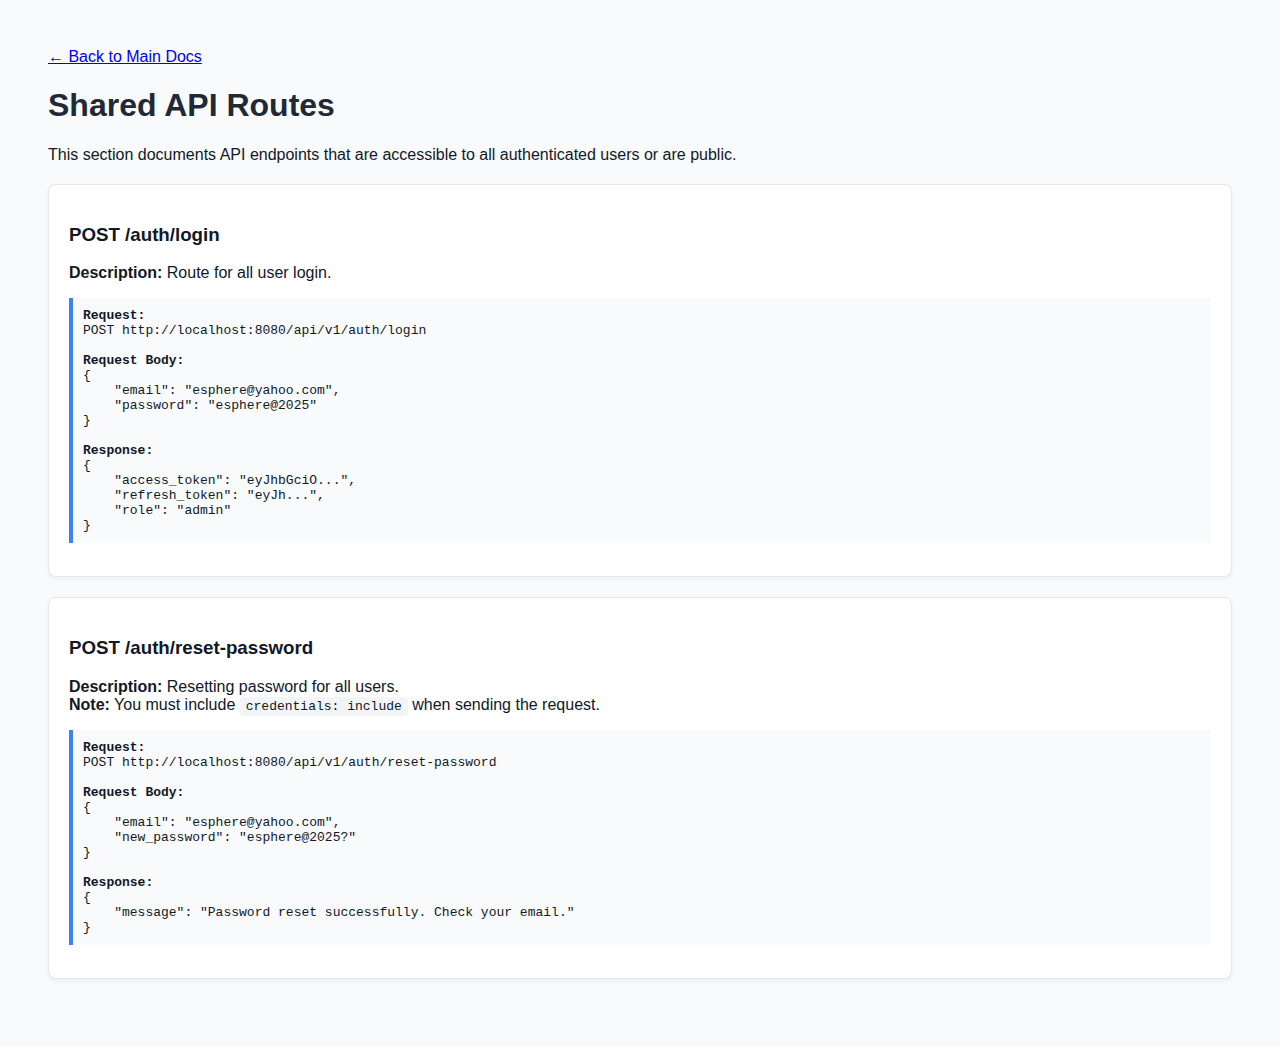
<file: shared.html>
<!DOCTYPE html>
<html lang="en">

<head>
    <meta charset="UTF-8">
    <title>Shared API Routes - UAMAS API Docs</title>
    <meta name="viewport" content="width=device-width, initial-scale=1">
    <link rel="stylesheet" href="index.css">
</head>

<body>
    <nav><a href="index.html">← Back to Main Docs</a></nav>
    <h1>Shared API Routes</h1>
    <section>
        <p>This section documents API endpoints that are accessible to all authenticated users or are public.</p>
        <!-- Add shared routes documentation here -->
        <div class="endpoint">
            <h3>POST /auth/login</h3>
            <p><strong>Description:</strong> Route for all user login.</p>
            <pre><strong>Request:</strong>
POST http://localhost:8080/api/v1/auth/login

<strong>Request Body:</strong>
{
    "email": "esphere@yahoo.com",
    "password": "esphere@2025"
}

<strong>Response:</strong>
{
    "access_token": "eyJhbGciO...",
    "refresh_token": "eyJh...",
    "role": "admin"
}
</pre>
        </div>
        <div class="endpoint">
            <h3>POST /auth/reset-password</h3>
            <p><strong>Description:</strong> Resetting password for all users.<br>
                <strong>Note:</strong> You must include <code>credentials: include</code> when sending the request.
            </p>
            <pre><strong>Request:</strong>
POST http://localhost:8080/api/v1/auth/reset-password

<strong>Request Body:</strong>
{
    "email": "esphere@yahoo.com",
    "new_password": "esphere@2025?"
}

<strong>Response:</strong>
{
    "message": "Password reset successfully. Check your email."
}
</pre>
        </div>
    </section>
</body>

</html>
</file>
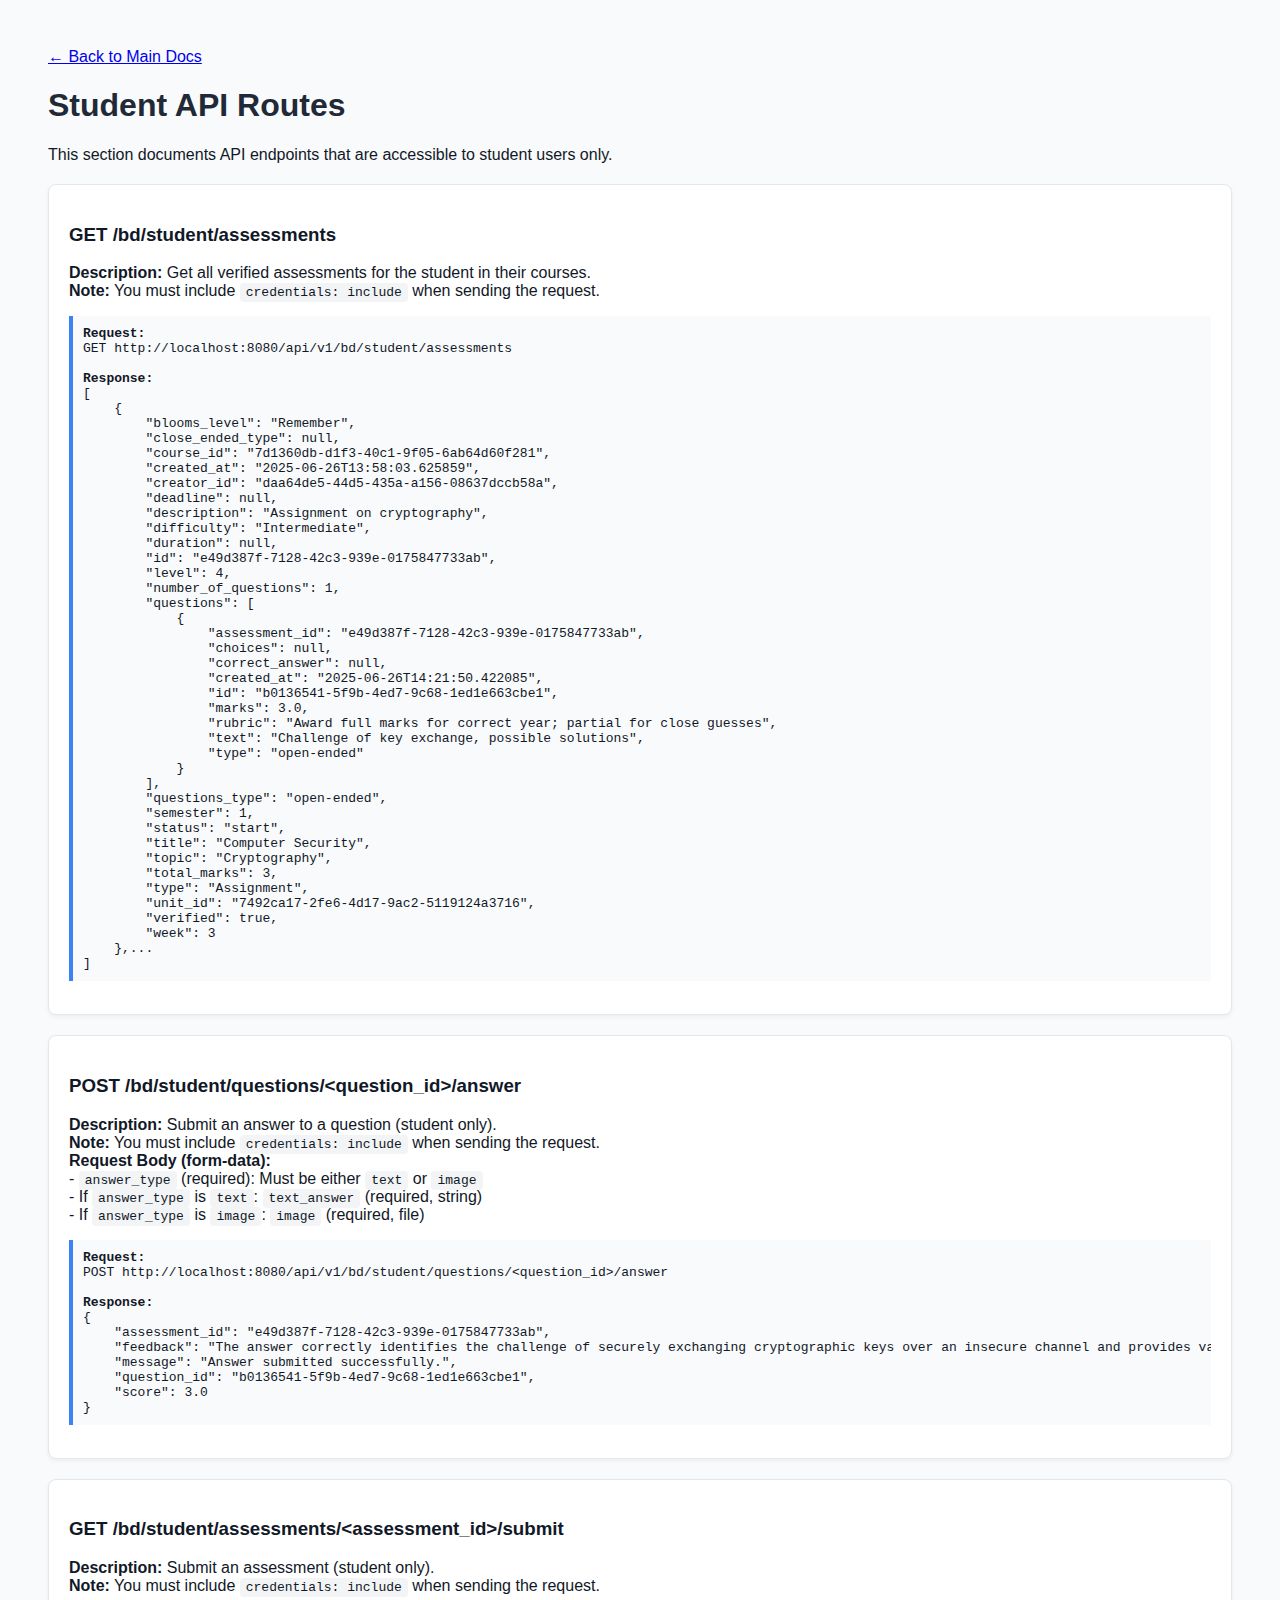
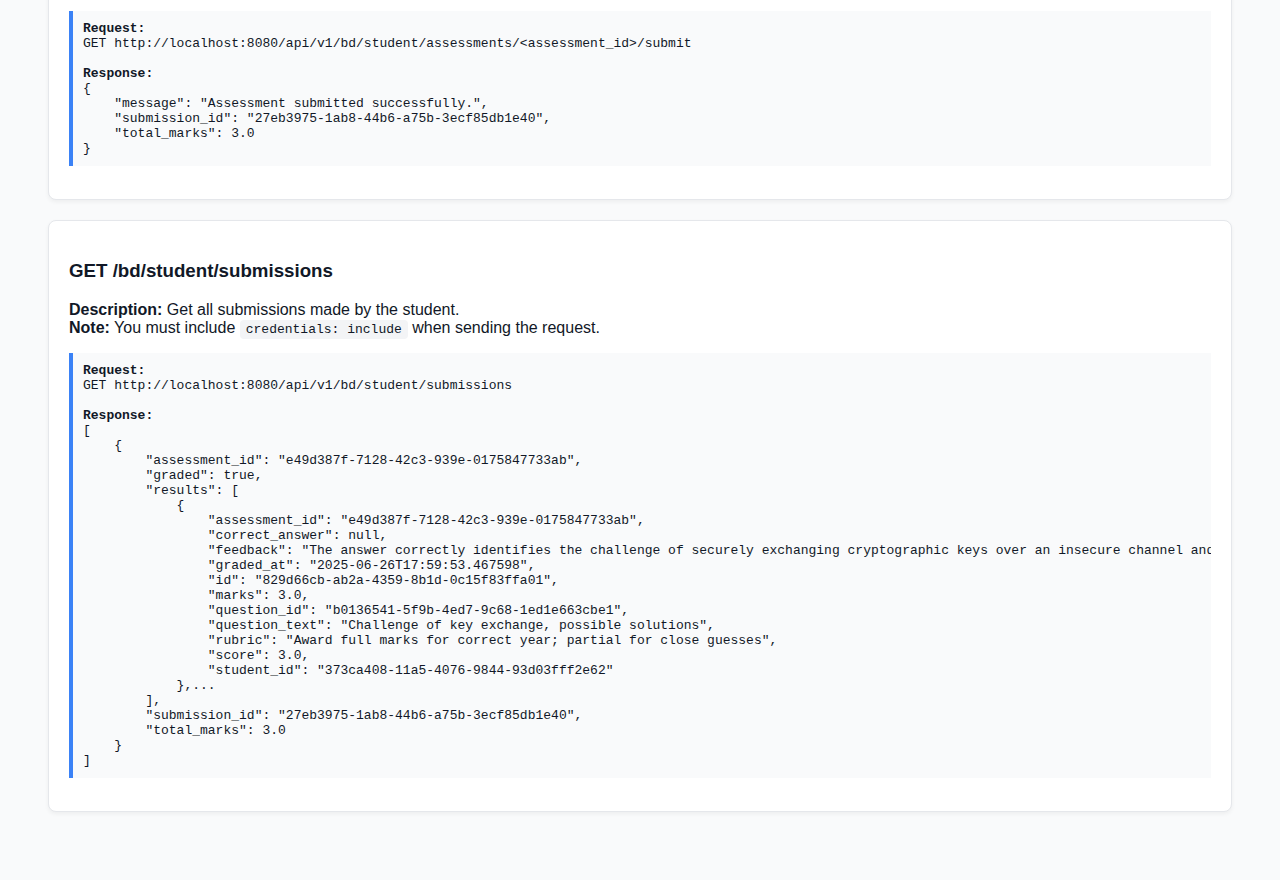
<file: student.html>
<!DOCTYPE html>
<html lang="en">

<head>
    <meta charset="UTF-8">
    <title>Student API Routes - UAMAS API Docs</title>
    <meta name="viewport" content="width=device-width, initial-scale=1">
    <link rel="stylesheet" href="index.css">
</head>

<body>
    <nav><a href="index.html">← Back to Main Docs</a></nav>
    <h1>Student API Routes</h1>
    <section>
        <p>This section documents API endpoints that are accessible to student users only.</p>
        <div class="endpoint">
            <h3>GET /bd/student/assessments</h3>
            <p><strong>Description:</strong> Get all verified assessments for the student in their courses.<br>
                <strong>Note:</strong> You must include <code>credentials: include</code> when sending the request.
            </p>
            <pre><strong>Request:</strong>
GET http://localhost:8080/api/v1/bd/student/assessments

<strong>Response:</strong>
[
    {
        "blooms_level": "Remember",
        "close_ended_type": null,
        "course_id": "7d1360db-d1f3-40c1-9f05-6ab64d60f281",
        "created_at": "2025-06-26T13:58:03.625859",
        "creator_id": "daa64de5-44d5-435a-a156-08637dccb58a",
        "deadline": null,
        "description": "Assignment on cryptography",
        "difficulty": "Intermediate",
        "duration": null,
        "id": "e49d387f-7128-42c3-939e-0175847733ab",
        "level": 4,
        "number_of_questions": 1,
        "questions": [
            {
                "assessment_id": "e49d387f-7128-42c3-939e-0175847733ab",
                "choices": null,
                "correct_answer": null,
                "created_at": "2025-06-26T14:21:50.422085",
                "id": "b0136541-5f9b-4ed7-9c68-1ed1e663cbe1",
                "marks": 3.0,
                "rubric": "Award full marks for correct year; partial for close guesses",
                "text": "Challenge of key exchange, possible solutions",
                "type": "open-ended"
            }
        ],
        "questions_type": "open-ended",
        "semester": 1,
        "status": "start",
        "title": "Computer Security",
        "topic": "Cryptography",
        "total_marks": 3,
        "type": "Assignment",
        "unit_id": "7492ca17-2fe6-4d17-9ac2-5119124a3716",
        "verified": true,
        "week": 3
    },...
]
</pre>
        </div>
        <div class="endpoint">
            <h3>POST /bd/student/questions/&lt;question_id&gt;/answer</h3>
            <p><strong>Description:</strong> Submit an answer to a question (student only).<br>
                <strong>Note:</strong> You must include <code>credentials: include</code> when sending the request.<br>
                <strong>Request Body (form-data):</strong><br>
                - <code>answer_type</code> (required): Must be either <code>text</code> or <code>image</code><br>
                - If <code>answer_type</code> is <code>text</code>: <code>text_answer</code> (required, string)<br>
                - If <code>answer_type</code> is <code>image</code>: <code>image</code> (required, file)
            </p>
            <pre><strong>Request:</strong>
POST http://localhost:8080/api/v1/bd/student/questions/&lt;question_id&gt;/answer

<strong>Response:</strong>
{
    "assessment_id": "e49d387f-7128-42c3-939e-0175847733ab",
    "feedback": "The answer correctly identifies the challenge of securely exchanging cryptographic keys over an insecure channel and provides valid solutions, including Diffie-Hellman key exchange and public-key cryptography like RSA. This matches the requirements of the question, and full marks are awarded.",
    "message": "Answer submitted successfully.",
    "question_id": "b0136541-5f9b-4ed7-9c68-1ed1e663cbe1",
    "score": 3.0
}
</pre>
        </div>
        <div class="endpoint">
            <h3>GET /bd/student/assessments/&lt;assessment_id&gt;/submit</h3>
            <p><strong>Description:</strong> Submit an assessment (student only).<br>
                <strong>Note:</strong> You must include <code>credentials: include</code> when sending the request.
            </p>
            <pre><strong>Request:</strong>
GET http://localhost:8080/api/v1/bd/student/assessments/&lt;assessment_id&gt;/submit

<strong>Response:</strong>
{
    "message": "Assessment submitted successfully.",
    "submission_id": "27eb3975-1ab8-44b6-a75b-3ecf85db1e40",
    "total_marks": 3.0
}
</pre>
        </div>
        <div class="endpoint">
            <h3>GET /bd/student/submissions</h3>
            <p><strong>Description:</strong> Get all submissions made by the student.<br>
                <strong>Note:</strong> You must include <code>credentials: include</code> when sending the request.
            </p>
            <pre><strong>Request:</strong>
GET http://localhost:8080/api/v1/bd/student/submissions

<strong>Response:</strong>
[
    {
        "assessment_id": "e49d387f-7128-42c3-939e-0175847733ab",
        "graded": true,
        "results": [
            {
                "assessment_id": "e49d387f-7128-42c3-939e-0175847733ab",
                "correct_answer": null,
                "feedback": "The answer correctly identifies the challenge of securely exchanging cryptographic keys over an insecure channel and provides accurate solutions, including Diffie-Hellman key exchange and public-key cryptography (e.g., RSA). This matches the requirements of the question and aligns with the rubric, earning full marks.",
                "graded_at": "2025-06-26T17:59:53.467598",
                "id": "829d66cb-ab2a-4359-8b1d-0c15f83ffa01",
                "marks": 3.0,
                "question_id": "b0136541-5f9b-4ed7-9c68-1ed1e663cbe1",
                "question_text": "Challenge of key exchange, possible solutions",
                "rubric": "Award full marks for correct year; partial for close guesses",
                "score": 3.0,
                "student_id": "373ca408-11a5-4076-9844-93d03fff2e62"
            },...
        ],
        "submission_id": "27eb3975-1ab8-44b6-a75b-3ecf85db1e40",
        "total_marks": 3.0
    }
]
</pre>
        </div>
    </section>
</body>

</html>
</file>
<file: index.css>
body {
    font-family: Arial, sans-serif;
    background-color: #f9fafb;
    padding: 40px;
    color: #111827;
}

h1,
h2 {
    color: #1f2937;
}

.endpoint {
    border: 1px solid #e5e7eb;
    background: #ffffff;
    border-radius: 8px;
    padding: 20px;
    margin: 20px 0;
    box-shadow: 0 2px 4px rgba(0, 0, 0, 0.05);
}

code {
    background: #f3f4f6;
    padding: 2px 6px;
    border-radius: 4px;
    font-family: monospace;
}

pre {
    background-color: #f9fafb;
    border-left: 4px solid #3b82f6;
    padding: 10px;
    overflow-x: auto;
}

nav {
    margin-bottom: 20px;
}

nav ul {
    list-style: none;
    padding: 0;
}

nav ul li {
    display: inline;
    margin-right: 15px;
}

nav ul li a {
    text-decoration: none;
    color: #3b82f6;
}

nav ul li a:hover {
    text-decoration: underline;
}

hr {
    border: 0;
    border-top: 1px solid #e5e7eb;
    margin: 20px 0;
}

.base-url,
.auth-service,
.admin-service,
.bd-service {
    margin-bottom: 40px;
}
</file>
